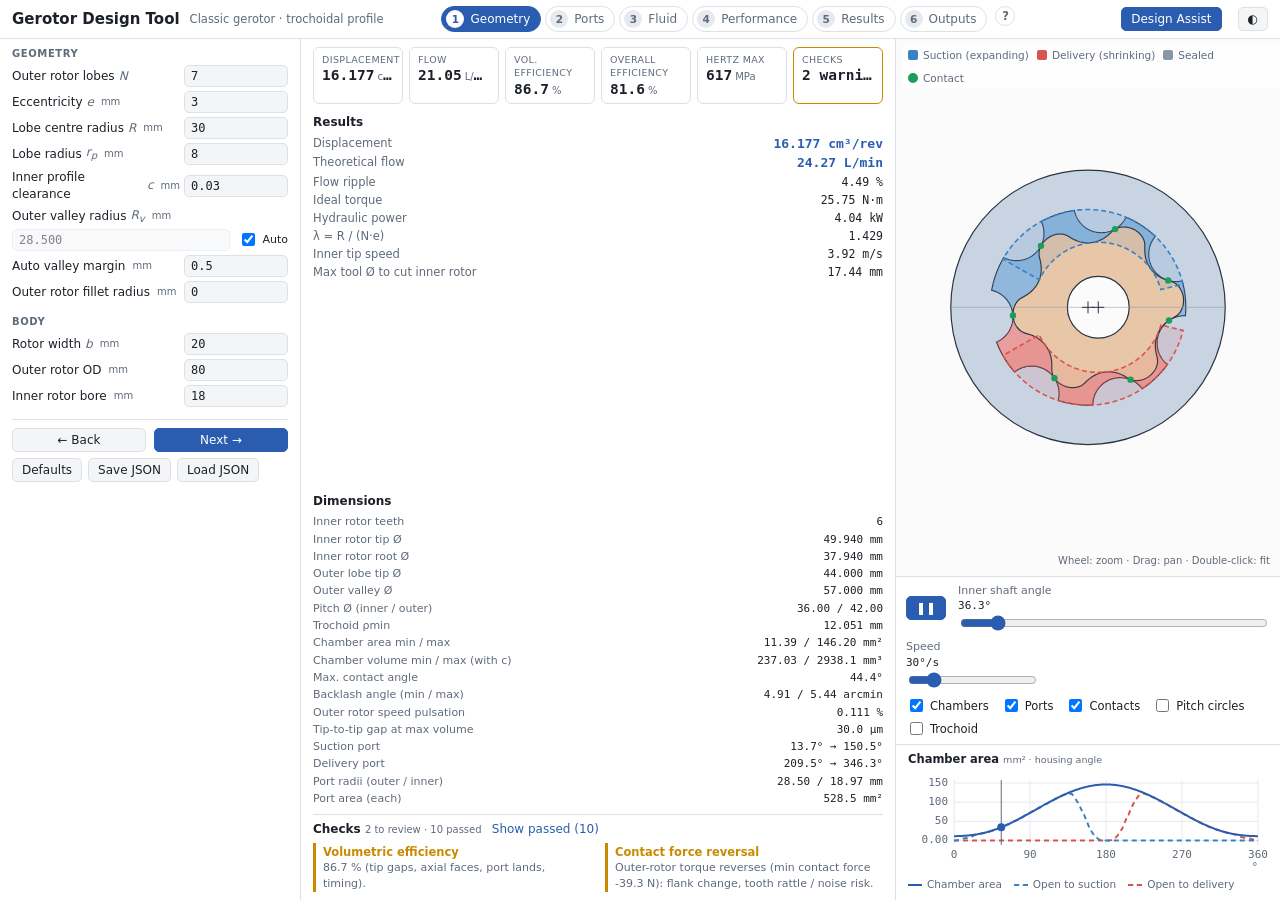
<file: index.html>
<!doctype html>
<html lang="en">
<head>
  <meta charset="utf-8">
  <meta name="viewport" content="width=device-width, initial-scale=1">
  <title>Gerotor Design Tool</title>
  <link rel="stylesheet" href="css/style.css">
</head>
<body>
  <header class="topbar">
    <h1>Gerotor Design Tool</h1>
    <span class="subtitle">Classic gerotor · trochoidal profile</span>
    <nav class="steps" id="steps" aria-label="Design steps">
      <button type="button" data-go="1"><b>1</b>Geometry</button>
      <button type="button" data-go="2"><b>2</b>Ports</button>
      <button type="button" data-go="3"><b>3</b>Fluid</button>
      <button type="button" data-go="4"><b>4</b>Performance</button>
      <button type="button" data-go="5"><b>5</b>Results</button>
      <button type="button" data-go="6"><b>6</b>Outputs</button>
      <span class="help" id="stepHelp" tabindex="0" aria-label="About this step">?<span class="tip" id="stepIntro"></span></span>
    </nav>
    <button id="assistOpen" class="primary topbtn" type="button">Design Assist</button>
    <button id="themeToggle" class="ghost" type="button" title="Toggle theme">◐</button>
  </header>

  <dialog id="assistDlg">
    <div class="dlg-head">
      <h2>Design Assist</h2>
      <span class="subtitle">Find geometries that meet a flow target within packaging limits</span>
      <button type="button" class="ghost" id="assistClose" title="Close">✕</button>
    </div>
    <div class="dlg-body">
      <form id="assistForm" class="params" autocomplete="off">
        <fieldset>
          <legend>Requirement</legend>
          <div class="grid2">
            <label>Flow <span class="unit">L/min</span><input name="flow" type="number" min="0" step="0.5" value="15"></label>
            <label>at speed <span class="unit">rpm</span><input name="rpm" type="number" min="1" step="50" value="1000"></label>
            <label>Vol. efficiency <span class="unit">%</span><input name="volEff" type="number" min="10" max="100" step="1" value="100"></label>
            <label>Objective
              <select name="objective"><option value="ripple">Lowest flow ripple</option><option value="compact">Smallest outer Ø</option><option value="contact">Lowest contact stress</option></select></label>
            <label>Pressure rise <span class="unit">bar</span><input name="dp" type="number" min="0" step="5" value="50"></label>
          </div>
          <p class="note" id="assistDisp"></p>
        </fieldset>
        <fieldset>
          <legend>Packaging</legend>
          <div class="grid2">
            <label>Rotor width <span class="unit">mm</span><input name="b" type="number" min="0.1" step="1" value="10"></label>
            <label>Max outer Ø <span class="unit">mm</span><input name="ODmax" type="number" min="0" step="1" value="95"></label>
            <label>Shaft / bore Ø <span class="unit">mm</span><input name="bore" type="number" min="0" step="1" value="22"></label>
            <label>Tip clearance <span class="unit">mm</span><input name="clearance" type="number" min="0" step="0.01" value="0.02"></label>
            <label>Min wall, outer <span class="unit">mm</span><input name="wallOut" type="number" min="0" step="0.5" value="5"></label>
            <label>Min wall, inner <span class="unit">mm</span><input name="wallIn" type="number" min="0" step="0.5" value="5"></label>
          </div>
        </fieldset>
        <fieldset>
          <legend>Search range</legend>
          <div class="grid2">
            <label>Lobes from<input name="Nmin" type="number" min="3" max="20" step="1" value="5"></label>
            <label>to<input name="Nmax" type="number" min="3" max="20" step="1" value="11"></label>
            <label>Min r<sub>p</sub>/e<input name="kMin" type="number" min="1" step="0.1" value="1.5"></label>
            <label>Valley margin <span class="unit">mm</span><input name="valleyMargin" type="number" min="0" step="0.05" value="0.1"></label>
          </div>
        </fieldset>
        <button type="button" class="primary" id="assistRun">Search designs</button>
        <fieldset class="re">
          <legend>Reverse engineering (measured set)</legend>
          <div class="grid2">
            <label>Outer lobes N<input name="reN" type="number" min="3" step="1" value="9"></label>
            <label>Lobe radius r<sub>p</sub> <span class="unit">mm</span><input name="reRp" type="number" min="0.1" step="0.01" value="10"></label>
            <label>Inner tip Ø <span class="unit">mm</span><input name="reDt" type="number" step="0.01" value="73.404"></label>
            <label>Inner root Ø <span class="unit">mm</span><input name="reDr" type="number" step="0.01" value="57.96"></label>
            <label>Outer minor Ø <span class="unit">mm</span><input name="reDl" type="number" step="0.01" value="65.722"></label>
            <label>Outer major Ø <span class="unit">mm</span><input name="reDv" type="number" step="0.01" value="81.166"></label>
            <label>Width <span class="unit">mm</span><input name="reB" type="number" min="0" step="0.1" value="10"></label>
            <label>Outer rotor OD <span class="unit">mm</span><input name="reOD" type="number" min="0" step="0.1" value="95"></label>
          </div>
          <p class="note" id="reStatus">Outer minor Ø = across the lobe tips; outer major Ø = valley circle.</p>
          <button type="button" id="reApply">Derive &amp; apply</button>
        </fieldset>
      </form>
      <div class="dlg-results">
        <div id="assistStatus" class="note">Set the requirement and press “Search designs”.</div>
        <div class="tbl-wrap"><table class="rtable" id="assistTable"></table></div>
        <h3>Gamez-Montero best-practice estimate <small>(heuristic, for comparison)</small></h3>
        <div class="tbl-wrap"><table class="rtable" id="gamezTable"></table></div>
      </div>
    </div>
  </dialog>

  <main class="layout">
    <aside class="panel params">
      <form id="params" autocomplete="off">
        <fieldset data-steps="1">
          <legend>Geometry</legend>
          <label>Outer rotor lobes <i>N</i>
            <input name="N" type="number" min="3" max="30" step="1" value="7"></label>
          <label>Eccentricity <i>e</i> <span class="unit">mm</span>
            <input name="e" type="number" min="0.01" step="0.1" value="3"></label>
          <label>Lobe centre radius <i>R</i> <span class="unit">mm</span>
            <input name="R" type="number" min="0.1" step="0.5" value="30"></label>
          <label>Lobe radius <i>r<sub>p</sub></i> <span class="unit">mm</span>
            <input name="rp" type="number" min="0.1" step="0.1" value="8"></label>
          <label>Inner profile clearance <i>c</i> <span class="unit">mm</span>
            <input name="c" type="number" min="0" step="0.01" value="0.03"></label>
          <label class="with-check">Outer valley radius <i>R<sub>v</sub></i> <span class="unit">mm</span>
            <span class="row">
              <input name="Rv" type="number" min="0.1" step="0.1" value="28">
              <span class="check"><input name="RvAuto" type="checkbox" checked> Auto</span>
            </span></label>
          <label>Auto valley margin <span class="unit">mm</span>
            <input name="RvClear" type="number" min="0" step="0.1" value="0.5"></label>
          <label>Outer rotor fillet radius <span class="unit">mm</span>
            <input name="fillet" type="number" min="0" step="0.1" value="0"></label>
        </fieldset>
        <fieldset data-steps="1">
          <legend>Body</legend>
          <label>Rotor width <i>b</i> <span class="unit">mm</span>
            <input name="b" type="number" min="0.1" step="1" value="20"></label>
          <label>Outer rotor OD <span class="unit">mm</span>
            <input name="OD" type="number" min="1" step="1" value="80"></label>
          <label>Inner rotor bore <span class="unit">mm</span>
            <input name="bore" type="number" min="0" step="1" value="18"></label>
        </fieldset>
        <fieldset data-steps="2 4">
          <legend>Operating point</legend>
          <label>Shaft speed <span class="unit">rpm</span>
            <input name="rpm" type="number" min="0" step="50" value="1500"></label>
          <label>Pressure rise Δp <span class="unit">bar</span>
            <input name="dp" type="number" min="0" step="5" value="100"></label>
        </fieldset>
        <fieldset data-steps="4">
          <legend>Material</legend>
          <div class="grid2">
            <label>Inner E <span class="unit">GPa</span>
              <input name="Ein" type="number" min="1" step="5" value="210"></label>
            <label>Inner ν
              <input name="nuIn" type="number" min="0" max="0.5" step="0.01" value="0.3"></label>
            <label>Outer E <span class="unit">GPa</span>
              <input name="Eout" type="number" min="1" step="5" value="210"></label>
            <label>Outer ν
              <input name="nuOut" type="number" min="0" max="0.5" step="0.01" value="0.3"></label>
          </div>
        </fieldset>
        <fieldset data-steps="2">
          <legend>Ports</legend>
          <label class="inline"><input name="portsOn" type="checkbox" checked> Enable port model</label>
          <label class="with-check">Outer port radius <span class="unit">mm</span>
            <span class="row">
              <input name="portRo" type="number" min="0" step="0.1" value="28">
              <span class="check"><input name="portRoAuto" type="checkbox" checked> Auto</span>
            </span></label>
          <label class="with-check">Inner port radius (O₁) <span class="unit">mm</span>
            <span class="row">
              <input name="portRi" type="number" min="0" step="0.1" value="19">
              <span class="check"><input name="portRiAuto" type="checkbox" checked> Auto</span>
            </span></label>
          <p class="note">Timing offsets from the theoretical edges (+ = direction of rotation).</p>
          <div class="grid2">
            <label>Suction start <span class="unit">°</span>
              <input name="sucStart" type="number" step="0.5" value="0"></label>
            <label>Suction end <span class="unit">°</span>
              <input name="sucEnd" type="number" step="0.5" value="0"></label>
            <label>Delivery start <span class="unit">°</span>
              <input name="delStart" type="number" step="0.5" value="0"></label>
            <label>Delivery end <span class="unit">°</span>
              <input name="delEnd" type="number" step="0.5" value="0"></label>
          </div>
          <p class="note">Relief grooves: length into the land at each port edge (0 = none).</p>
          <div class="grid2">
            <label>Suction start <span class="unit">°</span>
              <input name="gSucStart" type="number" min="0" step="0.5" value="0"></label>
            <label>Suction end <span class="unit">°</span>
              <input name="gSucEnd" type="number" min="0" step="0.5" value="0"></label>
            <label>Delivery start <span class="unit">°</span>
              <input name="gDelStart" type="number" min="0" step="0.5" value="0"></label>
            <label>Delivery end <span class="unit">°</span>
              <input name="gDelEnd" type="number" min="0" step="0.5" value="0"></label>
          </div>
          <div class="grid2">
            <label>Groove width <span class="unit">mm</span>
              <input name="grooveW" type="number" min="0" step="0.1" value="1"></label>
            <label title="0 = as deep as the port">Groove depth <span class="unit">mm</span>
              <input name="grooveD" type="number" min="0" step="0.05" value="0"></label>
          </div>
          <label>Port corner radius <span class="unit">mm</span>
            <input name="portFillet" type="number" min="0" step="0.1" value="0"></label>
          <label title="Volume behind the outlet port, used for the outlet pressure ripple (0 = restriction only)">Outlet volume <span class="unit">cm³</span>
            <input name="outletVol" type="number" min="0" step="1" value="0"></label>
          <p class="note">Porting type. Without a double-sided outlet or shadow ports the rotors are pressed to the floor.</p>
          <label class="inline"><input name="dblIn" type="checkbox"> Double-sided inlet port</label>
          <label class="inline"><input name="dblOut" type="checkbox"> Double-sided outlet port</label>
          <label class="inline"><input name="shadow" type="checkbox" checked> Shadow ports</label>
        </fieldset>
        <fieldset data-steps="3">
          <legend>Fluid</legend>
          <div class="grid2">
            <label>Oil
              <select name="oil">
                <option value="custom">Custom (ν, ρ below)</option>
                <option value="user">My oil — datasheet (ASTM D341)</option>
                <!-- library entries are added from js/fluid.js -->
              </select></label>
            <label>Oil temperature <span class="unit">°C</span>
              <input name="oilT" type="number" step="5" value="40"></label>
            <label>Inlet pressure <span class="unit">bar abs</span>
              <input name="pIn" type="number" min="0" step="0.1" value="1"></label>
            <label>Cavitation pressure <span class="unit">bar abs</span>
              <input name="pVap" type="number" min="0" step="0.05" value="0.2"></label>
            <label>Density <span class="unit">kg/m³</span>
              <input name="rho" type="number" min="1" step="10" value="860"></label>
            <label>Bulk modulus <span class="unit">MPa</span>
              <input name="bulk" type="number" min="1" step="100" value="1400"></label>
            <label>Discharge coeff. <i>C<sub>d</sub></i>
              <input name="Cd" type="number" min="0.1" max="1" step="0.05" value="0.7"></label>
            <label>Kin. viscosity <span class="unit">cSt</span>
              <input name="nu" type="number" min="0.1" step="1" value="30"></label>
          </div>
          <div id="userOil" hidden>
            <p class="note">Datasheet viscosities; ν at the oil temperature is read from the ASTM D341 (Walther) line through them. A third point (e.g. 0 °C) is optional (ν = 0: unused).</p>
            <div class="grid2">
              <label>T₁ <span class="unit">°C</span><input name="uT1" type="number" step="1" value="40"></label>
              <label>ν₁ <span class="unit">cSt</span><input name="uNu1" type="number" min="0" step="0.1" value="32"></label>
              <label>T₂ <span class="unit">°C</span><input name="uT2" type="number" step="1" value="100"></label>
              <label>ν₂ <span class="unit">cSt</span><input name="uNu2" type="number" min="0" step="0.1" value="5.4"></label>
              <label>T₃ (optional) <span class="unit">°C</span><input name="uT3" type="number" step="1" value="0"></label>
              <label>ν₃ <span class="unit">cSt</span><input name="uNu3" type="number" min="0" step="1" value="0"></label>
              <label>Density at 15 °C <span class="unit">kg/m³</span><input name="uRho15" type="number" min="1" step="1" value="870"></label>
            </div>
          </div>
          <div id="oilCurve" hidden>
            <canvas class="chart small" id="oilChart"></canvas>
            <p class="note" id="oilNote"></p>
          </div>
        </fieldset>
        <fieldset data-steps="3">
          <legend>Leakage</legend>
          <label class="inline"><input name="leakOn" type="checkbox" checked> Model internal leakage</label>
          <p class="note">Tip/flank gaps follow from the inner profile clearance <i>c</i>. Axial clearance is the total over both faces.</p>
          <div class="grid2">
            <label>Axial clearance <span class="unit">mm</span>
              <input name="axialClr" type="number" min="0" step="0.005" value="0.05"></label>
            <label>Tip gap model
              <select name="tipGapModel"><option value="backlash">Backlash contact</option><option value="uniform">Uniform c</option></select></label>
          </div>
          <label class="inline"><input name="shaftVent" type="checkbox" checked> Shaft bore vented to inlet</label>
        </fieldset>
        <fieldset data-steps="4">
          <legend>Friction</legend>
          <p class="note">Viscous losses (Totaro et al. 2025); full-film lubrication assumed.</p>
          <div class="grid2">
            <label>OD clearance (diam.) <span class="unit">mm</span>
              <input name="odClr" type="number" min="0" step="0.01" value="0.15"></label>
            <label>Shaft bearing length <span class="unit">mm</span>
              <input name="jbLen" type="number" min="0" step="1" value="0"></label>
            <label>Bearing clearance (diam.) <span class="unit">mm</span>
              <input name="jbClr" type="number" min="0" step="0.005" value="0.04"></label>
            <label>Floor friction μ (one-sided ports)
              <input name="faceMu" type="number" min="0" step="0.01" value="0.08"></label>
          </div>
        </fieldset>
        <fieldset data-steps="6">
          <legend>Design summary</legend>
          <dl class="metrics small" id="summary"></dl>
        </fieldset>
        <div class="step-nav">
          <button type="button" id="stepBack" class="ghost">← Back</button>
          <button type="button" id="stepNext" class="primary">Next →</button>
        </div>
        <div class="btn-row">
          <button type="button" id="resetBtn" class="ghost">Defaults</button>
          <button type="button" id="saveBtn" class="ghost">Save JSON</button>
          <label class="ghost file-btn">Load JSON<input id="loadInput" type="file" accept=".json,application/json"></label>
        </div>
      </form>
    </aside>

    <section class="stage">
      <div class="canvas-wrap">
        <canvas id="view"></canvas>
        <div class="legend">
          <span><i class="sw suction"></i>Suction (expanding)</span>
          <span><i class="sw discharge"></i>Delivery (shrinking)</span>
          <span><i class="sw trapped"></i>Sealed</span>
          <span><i class="sw contact"></i>Contact</span>
        </div>
        <div class="hint">Wheel: zoom · Drag: pan · Double-click: fit</div>
      </div>
      <div class="controls">
        <button id="playBtn" type="button" class="primary" title="Play / pause">❚❚</button>
        <label class="grow">Inner shaft angle <output id="angleOut">0°</output>
          <input id="angle" type="range" min="0" max="360" step="0.5" value="0"></label>
        <label>Speed <output id="speedOut">30°/s</output>
          <input id="speed" type="range" min="2" max="180" step="1" value="30"></label>
        <div class="toggles">
          <label><input type="checkbox" id="optChambers" checked> Chambers</label>
          <label><input type="checkbox" id="optPorts" checked> Ports</label>
          <label><input type="checkbox" id="optContacts" checked> Contacts</label>
          <label><input type="checkbox" id="optPitch"> Pitch circles</label>
          <label><input type="checkbox" id="optTrochoid"> Trochoid</label>
        </div>
      </div>
      <div class="stage-charts" id="stageCharts">
        <section data-steps="1 5" class="stage-chart">
          <h2>Chamber area <small>mm² · housing angle</small></h2>
          <canvas class="chart" id="areaChart"></canvas>
          <div class="chart-legend" id="areaLegend"></div>
        </section>
        <section data-steps="2 3 5" class="stage-chart">
          <h2>Chamber pressure <small>bar abs · housing angle</small></h2>
          <canvas class="chart" id="pressureChart"></canvas>
        </section>
        <section data-steps="2 3 4 5" class="stage-chart">
          <h2>Delivery flow <small>/ theoretical mean · inner shaft angle</small></h2>
          <canvas class="chart" id="flowChart"></canvas>
          <div class="chart-legend" id="flowLegend"></div>
        </section>
      </div>
    </section>

    <aside class="panel results">
      <div class="kpis" id="kpis"></div>
      <div class="popover" id="checksPop" hidden></div>
      <section data-steps="1 2 3 4 5" id="metricsSec">
        <h2 id="metricsTitle">Results</h2>
        <dl class="metrics" id="metrics"></dl>
      </section>
      <section data-steps="5" class="result-wide">
        <h2>Charts <small>pump performance range</small></h2>
        <form id="mapForm" class="params" autocomplete="off">
          <div class="grid2">
            <label>Speed from <span class="unit">rpm</span><input name="rpmMin" type="number" min="1" step="100" value="1000"></label>
            <label>to<input name="rpmMax" type="number" min="1" step="100" value="4000"></label>
            <label>Δp from <span class="unit">bar</span><input name="dpMin" type="number" min="0" step="5" value="10"></label>
            <label>to<input name="dpMax" type="number" min="0" step="5" value="100"></label>
            <label>Speed points<input name="nRpm" type="number" min="1" max="8" step="1" value="6"></label>
            <label>Pressure points<input name="nDp" type="number" min="1" max="8" step="1" value="6"></label>
          </div>
          <div class="chart-pick" id="chartPick">
            <label><input type="checkbox" value="flow" checked> Flow</label>
            <label><input type="checkbox" value="etaV" checked> Volumetric efficiency</label>
            <label><input type="checkbox" value="power" checked> Drive power</label>
            <label><input type="checkbox" value="etaM"> Mechanical efficiency</label>
            <label><input type="checkbox" value="stress" checked> Contact stress</label>
            <label><input type="checkbox" value="etaT"> Overall efficiency</label>
            <label><input type="checkbox" value="ripple"> Pressure ripple</label>
            <label><input type="checkbox" value="torque"> Drive torque</label>
          </div>
          <div class="btn-row">
            <button type="button" class="primary" id="mapRun">Create charts</button>
            <button type="button" id="mapXlsx" disabled>Export to Excel</button>
            <button type="button" id="mapCsv" disabled>CSV</button>
            <button type="button" id="maxRun" title="Highest speed with peak chamber void ≤ 0.5 % at the current Δp and inlet pressure">Max speed</button>
          </div>
        </form>
        <div class="note" id="mapStatus"></div>
        <div class="note" id="maxStatus"></div>
      </section>
      <section data-steps="1 2 5">
        <h2>Dimensions</h2>
        <dl class="metrics small" id="dims"></dl>
      </section>
      <section data-steps="1 2 3 4 5" id="checksSec">
        <h2>Checks <small id="checksCount"></small> <button type="button" class="linkbtn" id="checksAll">Show passed</button></h2>
        <ul class="checks" id="checks"></ul>
      </section>
      <section data-steps="6">
        <h2>Export</h2>
        <div class="export">
          <select id="exportScope">
            <option value="assembly">Assembly</option>
            <option value="inner">Inner rotor</option>
            <option value="outer">Outer rotor</option>
            <option value="ports">Port plate</option>
          </select>
          <button type="button" data-export="dxf">DXF</button>
          <button type="button" data-export="svg">SVG</button>
          <button type="button" data-export="csv">CSV</button>
        </div>
        <div class="btn-row" style="margin-top:6px">
          <button type="button" id="pdfBtn">PDF drawing</button>
          <button type="button" id="stepBtn">STEP AP242</button>
        </div>
      </section>
      <section data-steps="6">
        <h2>OpenModelica <small>system model</small></h2>
        <p class="note">Builds a Modelica package (gerotor, outlet volume, load restriction, tanks, speed source) from the
          current design and the case table of the Charts range, then opens it in OMEdit (local server needed).</p>
        <div class="btn-row">
          <button type="button" class="primary" id="omOpen">Open in OpenModelica</button>
          <button type="button" id="omDownload">Download .mo</button>
          <button type="button" id="omCases">Case table</button>
        </div>
        <div class="note" id="omStatus"></div>
      </section>
    </aside>
  </main>

  <dialog id="chartsDlg" class="charts-dlg">
    <div class="dlg-head">
      <h2>Charts <small id="chartsInfo"></small></h2>
      <button type="button" id="chartsClose" aria-label="Close">✕</button>
    </div>
    <div class="chart-grid" id="chartGrid"></div>
  </dialog>

  <dialog id="casesDlg" class="charts-dlg">
    <div class="dlg-head">
      <h2>Case setup <small>parameters × cases (exported to OpenModelica)</small></h2>
      <button type="button" id="casesClose" aria-label="Close">✕</button>
    </div>
    <div class="case-wrap"><table class="case-table" id="caseTable"></table></div>
  </dialog>

  <script src="js/geometry.js"></script>
  <script src="js/ports.js"></script>
  <script src="js/backlash.js"></script>
  <script src="js/leakage.js"></script>
  <script src="js/contact.js"></script>
  <script src="js/friction.js"></script>
  <script src="js/perfmap.js"></script>
  <script src="js/reverse.js"></script>
  <script src="js/fluid.js"></script>
  <script src="js/spectrum.js"></script>
  <script src="js/assist.js"></script>
  <script src="js/render.js"></script>
  <script src="js/charts.js"></script>
  <script src="js/xlsx.js"></script>
  <script src="js/modelica.js"></script>
  <script src="js/drawing.js"></script>
  <script src="js/step.js"></script>
  <script src="js/export.js"></script>
  <script src="js/app.js"></script>
  <script src="js/assist-ui.js"></script>
  <script src="js/perfmap-ui.js"></script>
  <script src="js/modelica-ui.js"></script>
</body>
</html>
</file>
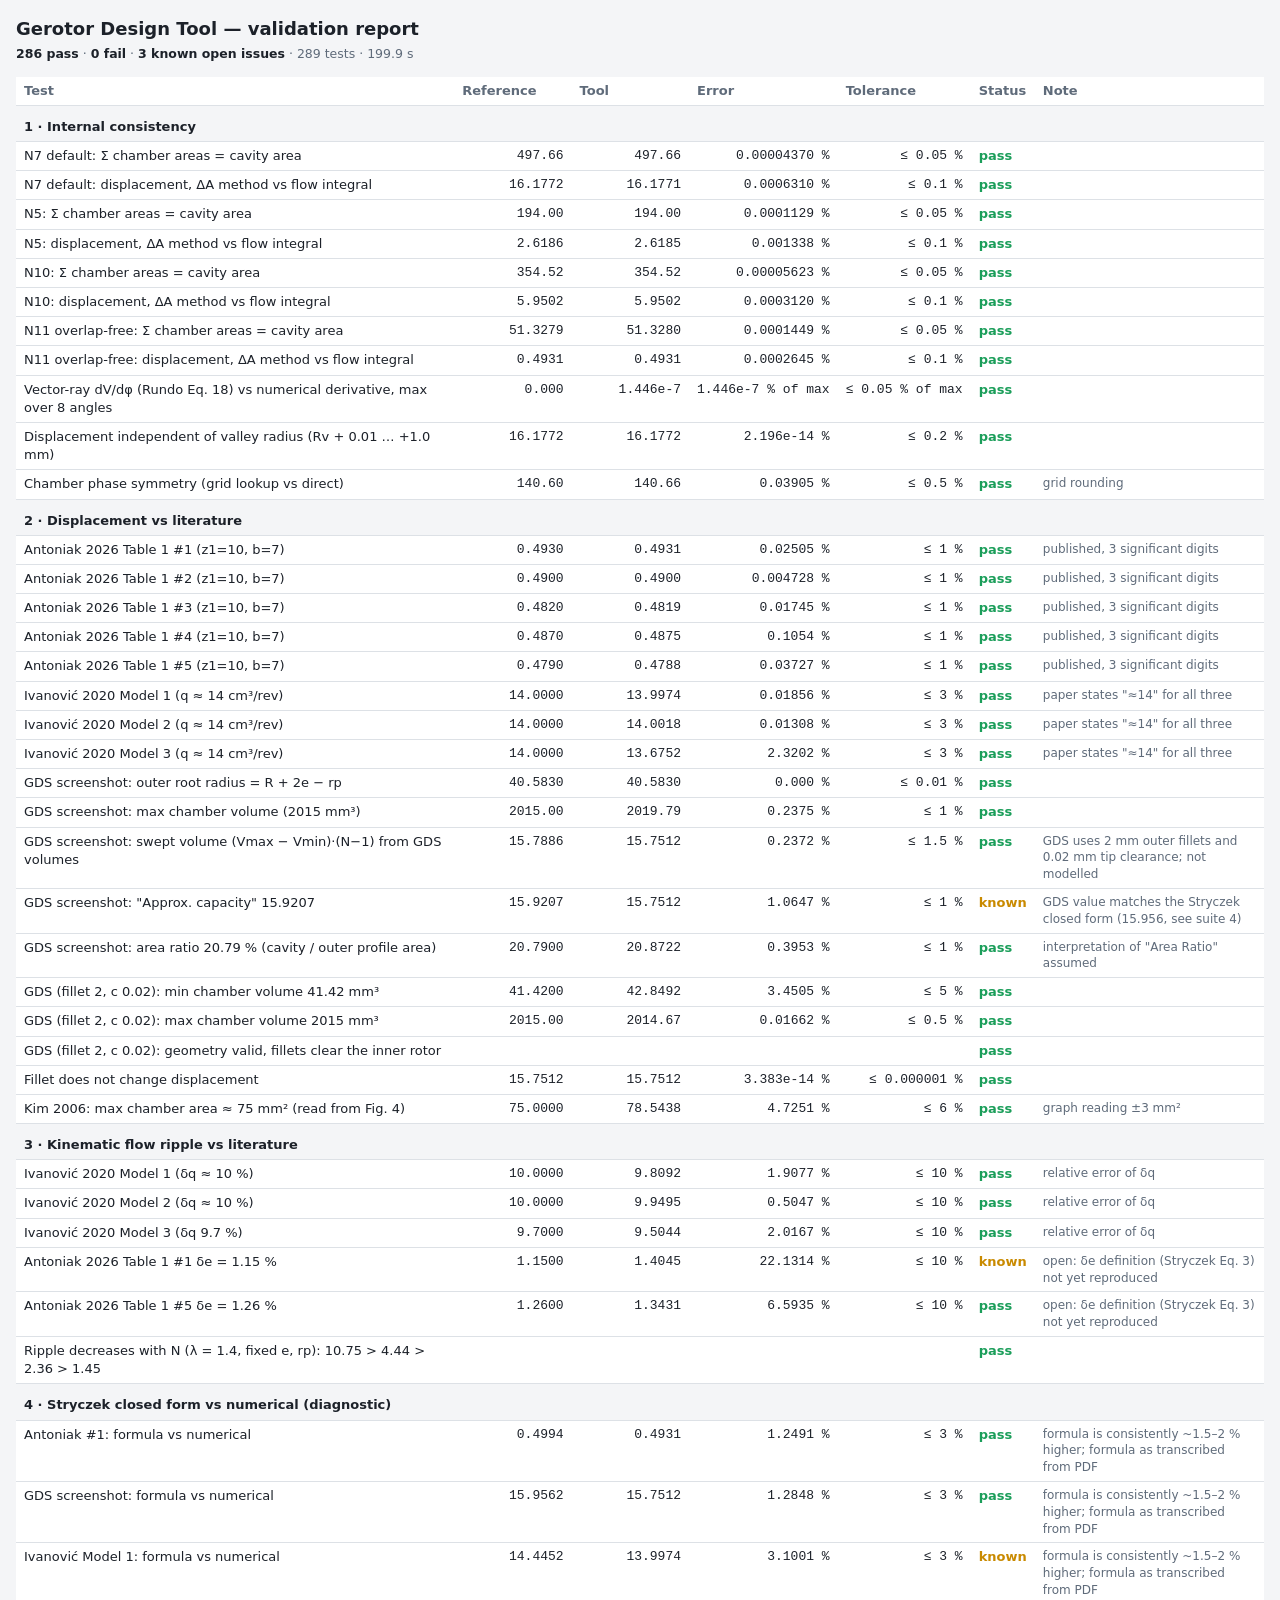
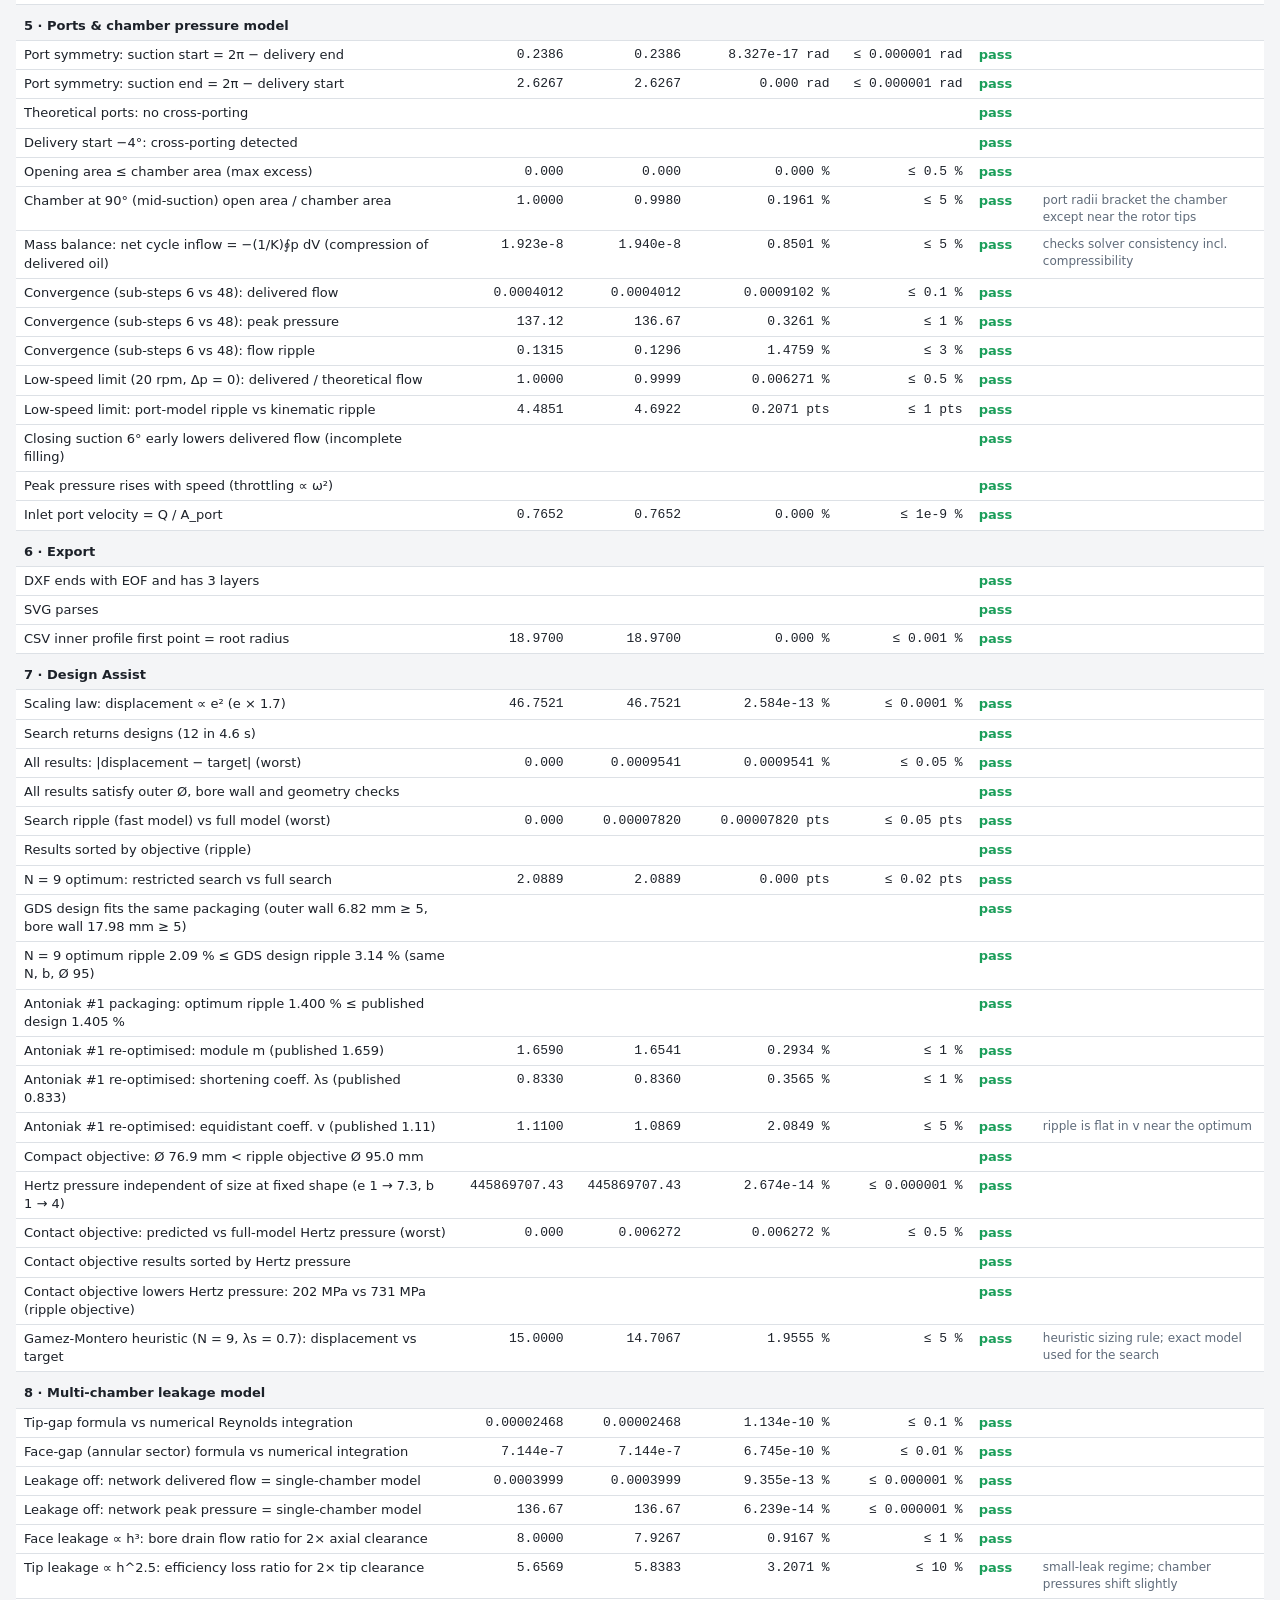
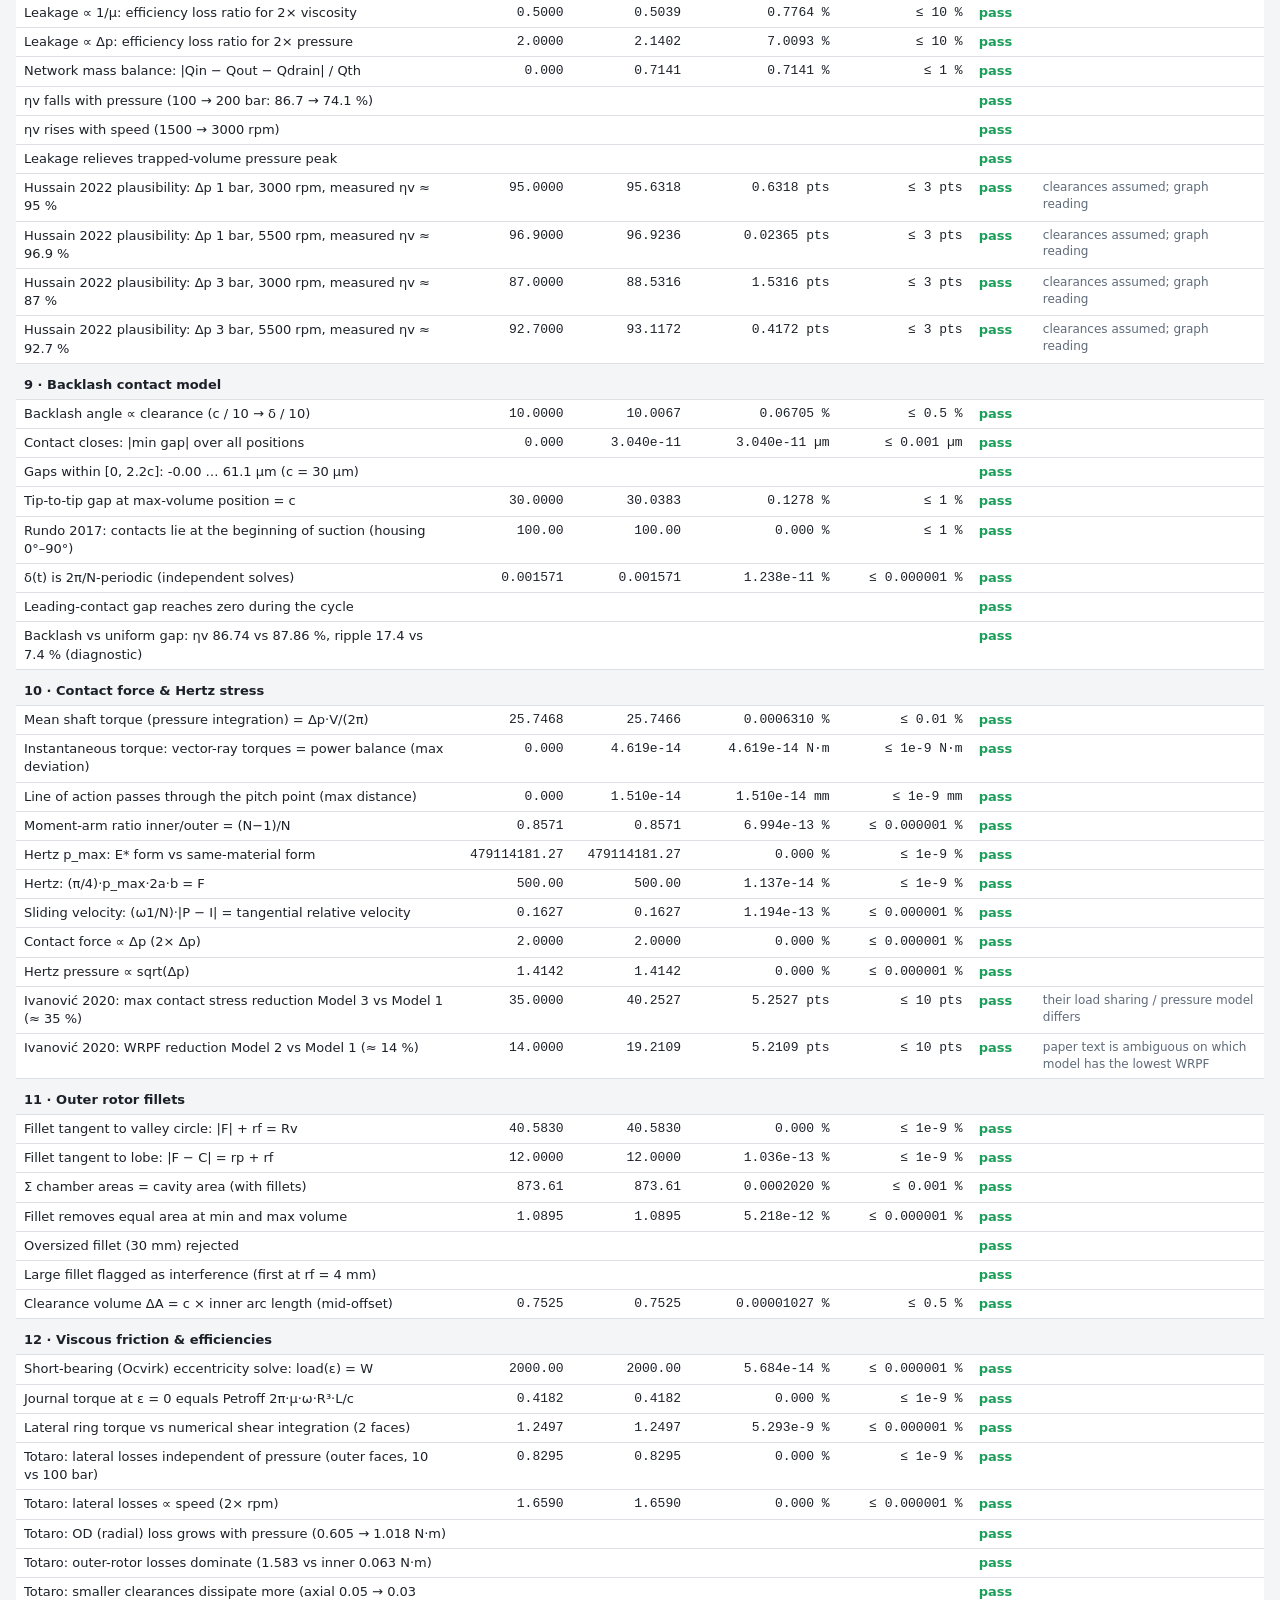
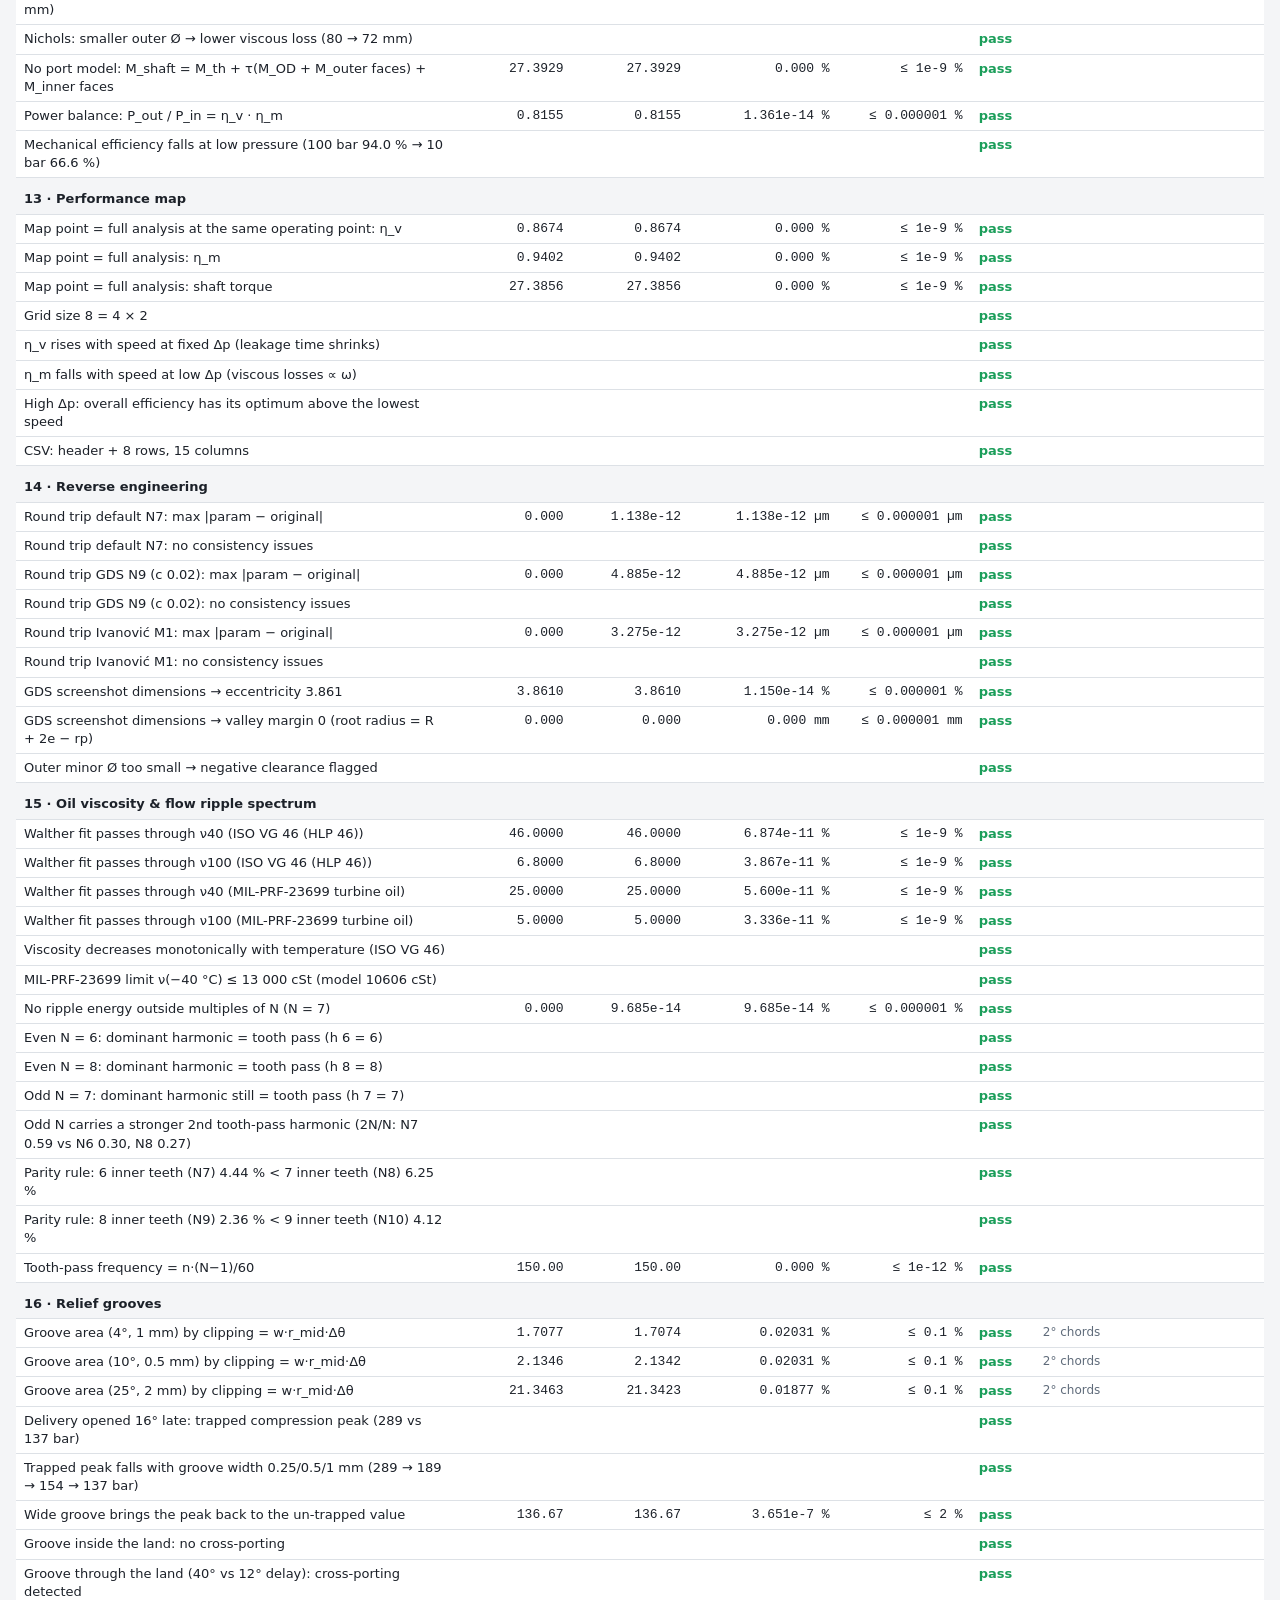
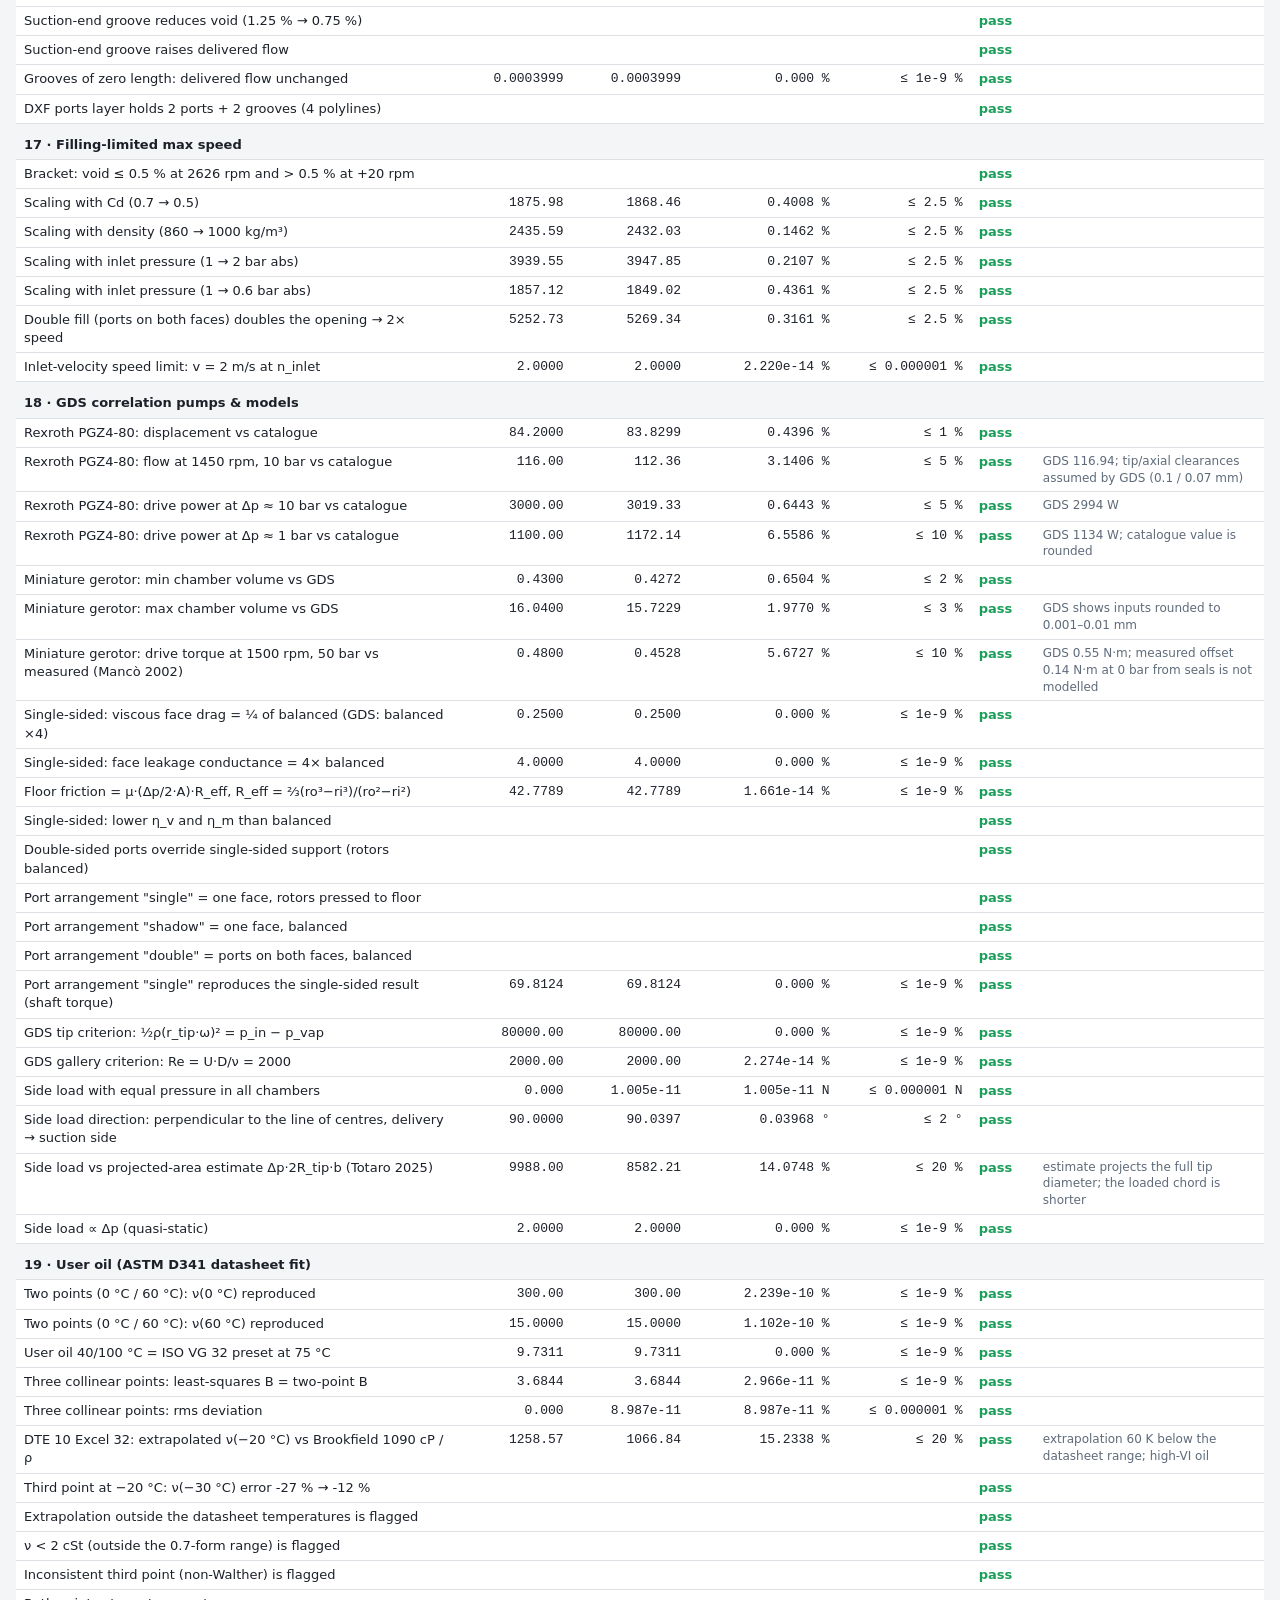
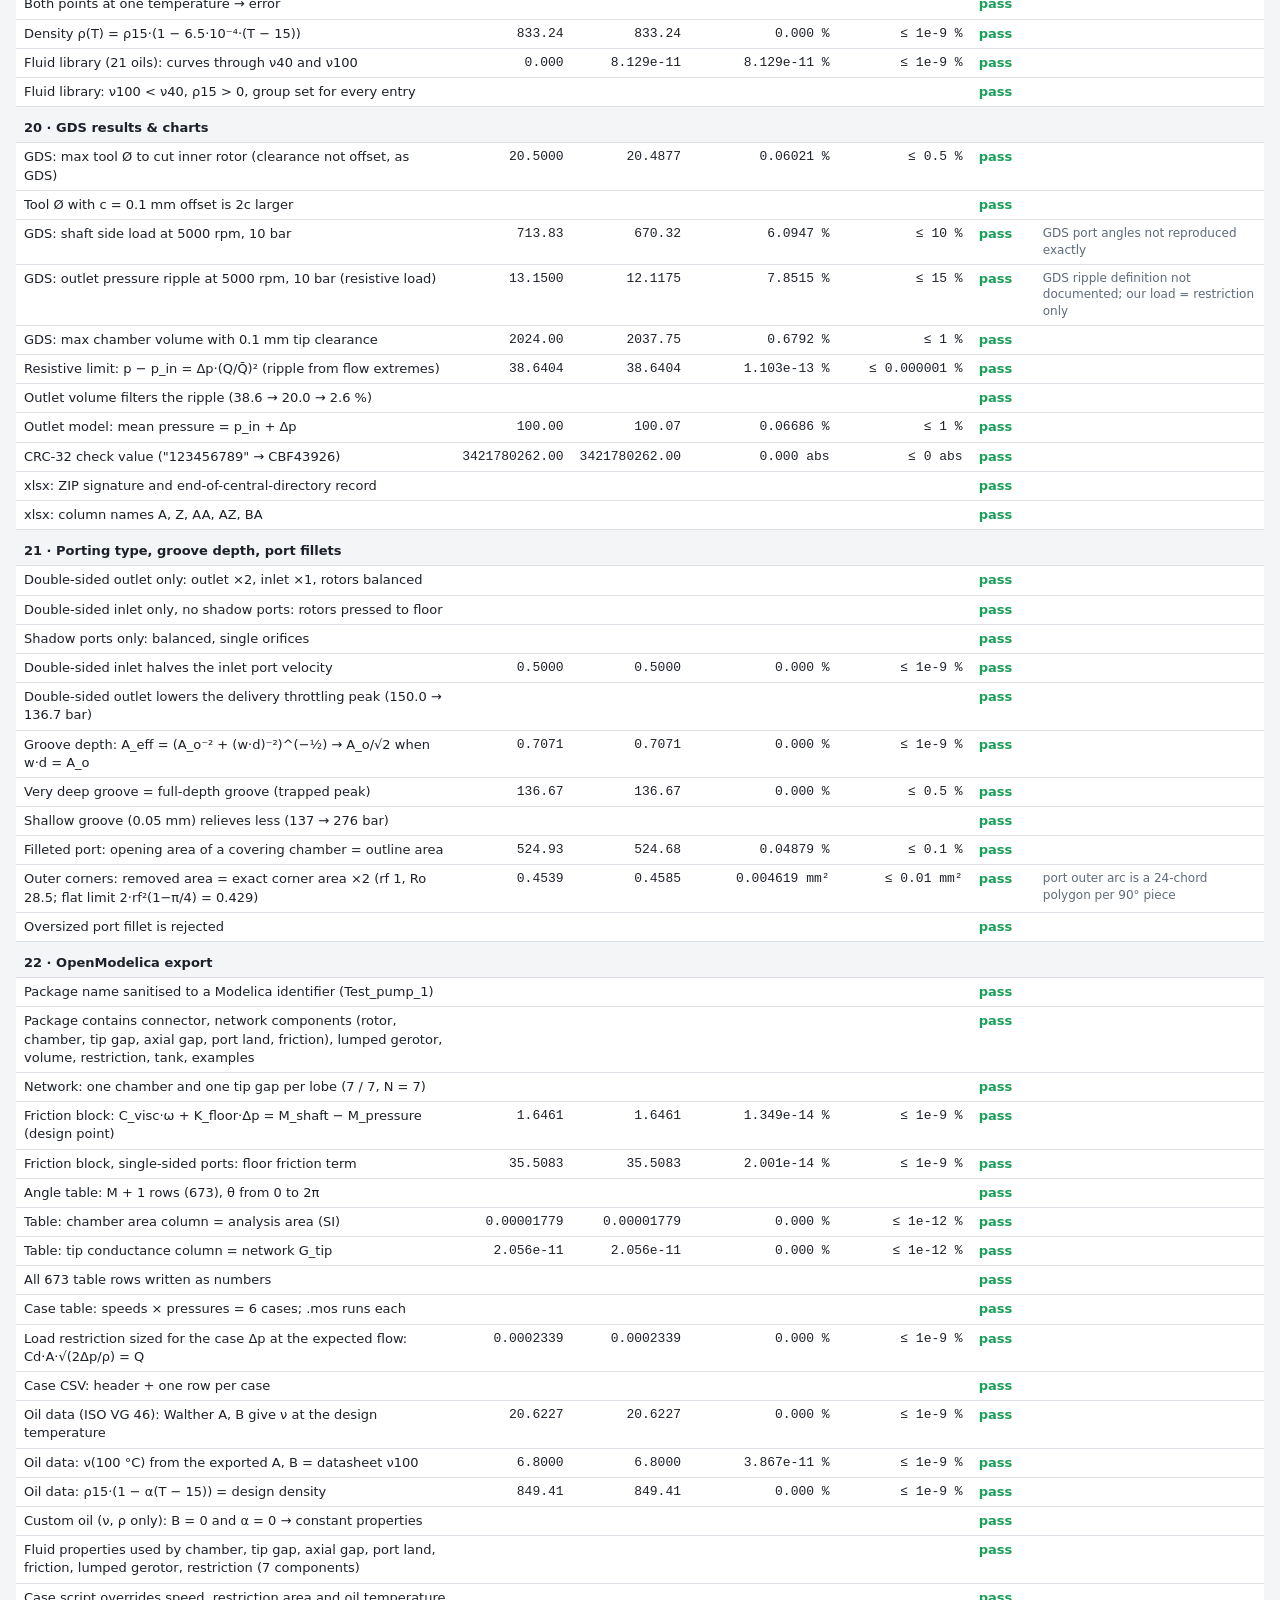
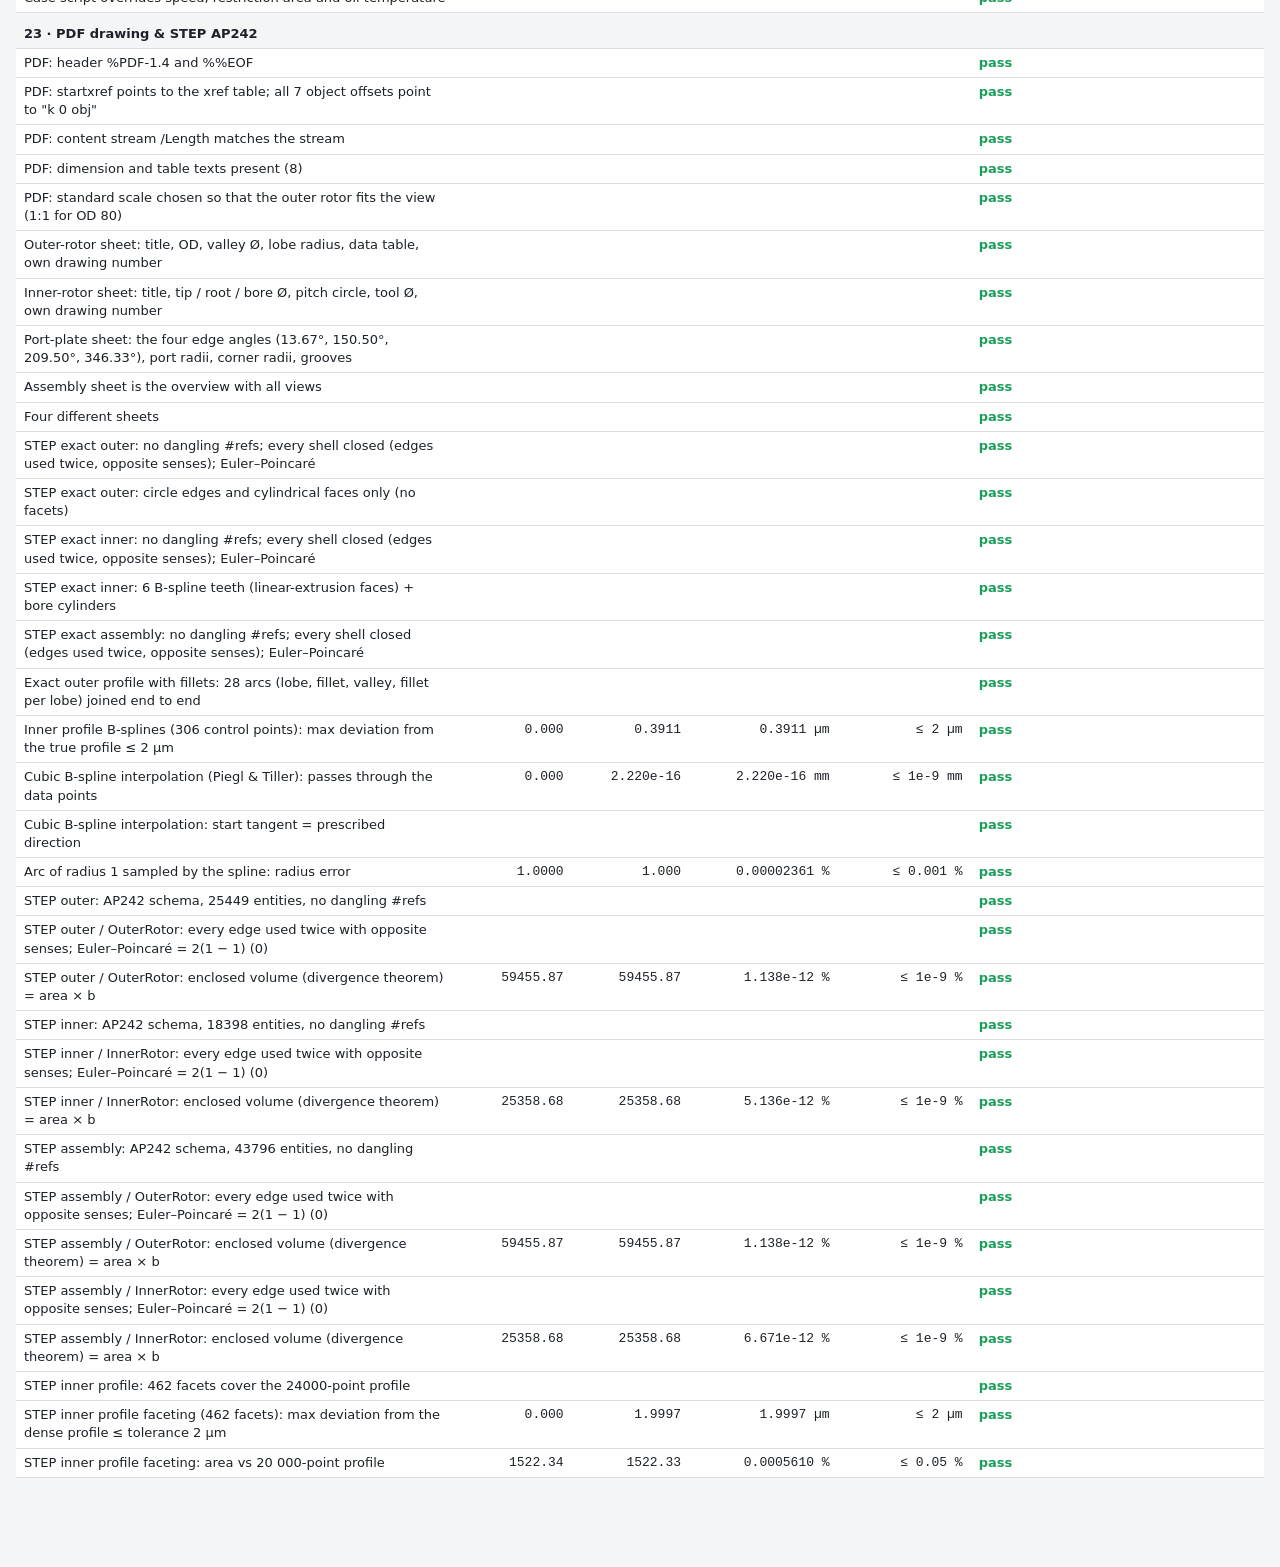
<file: tests/index.html>
<!doctype html>
<html lang="en">
<head>
  <meta charset="utf-8">
  <meta name="viewport" content="width=device-width, initial-scale=1">
  <title>Gerotor Validation</title>
  <link rel="stylesheet" href="../css/style.css">
  <style>
    body { display: block; padding: 16px; height: auto; }
    h1 { font-size: 18px; margin: 0 0 4px; }
    .summary { color: var(--text-muted); margin-bottom: 14px; }
    .summary b { color: var(--text); }
    .wrap { overflow-x: auto; }
    table { border-collapse: collapse; width: 100%; font-size: 13px; background: var(--panel); }
    th, td { border-bottom: 1px solid var(--border); padding: 5px 8px; text-align: left; vertical-align: top; }
    th { color: var(--text-muted); font-weight: 600; }
    td.num { font-family: var(--font-mono); text-align: right; white-space: nowrap; }
    tr.suite td { background: var(--bg); font-weight: 600; padding-top: 12px; }
    .st { font-weight: 600; }
    .pass { color: var(--ok); } .fail { color: var(--err); } .known { color: var(--warn); }
    .note { color: var(--text-muted); font-size: 12px; }
  </style>
</head>
<body>
  <h1>Gerotor Design Tool — validation report</h1>
  <div class="summary" id="summary">Running…</div>
  <div class="wrap"><table id="tbl"><thead><tr>
    <th>Test</th><th>Reference</th><th>Tool</th><th>Error</th><th>Tolerance</th><th>Status</th><th>Note</th>
  </tr></thead><tbody></tbody></table></div>

  <script src="../js/geometry.js"></script>
  <script src="../js/ports.js"></script>
  <script src="../js/backlash.js"></script>
  <script src="../js/leakage.js"></script>
  <script src="../js/contact.js"></script>
  <script src="../js/friction.js"></script>
  <script src="../js/perfmap.js"></script>
  <script src="../js/reverse.js"></script>
  <script src="../js/fluid.js"></script>
  <script src="../js/spectrum.js"></script>
  <script src="../js/assist.js"></script>
  <script src="../js/export.js"></script>
  <script src="../js/xlsx.js"></script>
  <script src="../js/modelica.js"></script>
  <script src="../js/drawing.js"></script>
  <script src="../js/step.js"></script>
  <script src="tests.js"></script>
  <script>
    (function () {
      const fmt = x => x === null || x === undefined ? '' : (Math.abs(x) >= 100 ? x.toFixed(2) : Math.abs(x) >= 1 ? x.toFixed(4) : x.toPrecision(4));
      setTimeout(() => {
        const { results, ms } = window.Gerotor.tests.runAll();
        window.testResults = results;
        const count = s => results.filter(r => r.status === s).length;
        document.getElementById('summary').innerHTML =
          `<b class="pass">${count('pass')} pass</b> · <b class="fail">${count('fail')} fail</b> · ` +
          `<b class="known">${count('known')} known open issues</b> · ${results.length} tests · ${(ms / 1000).toFixed(1)} s`;
        const tb = document.querySelector('#tbl tbody');
        let suite = '';
        for (const r of results) {
          if (r.suite !== suite) {
            suite = r.suite;
            tb.insertAdjacentHTML('beforeend', `<tr class="suite"><td colspan="7">${suite}</td></tr>`);
          }
          const err = r.err === null ? '' : fmt(r.err) + ' ' + r.unit;
          const tol = r.tol === null ? '' : '≤ ' + r.tol + ' ' + r.unit;
          tb.insertAdjacentHTML('beforeend', `<tr><td>${r.name}</td><td class="num">${fmt(r.ref)}</td><td class="num">${fmt(r.value)}</td>` +
            `<td class="num">${err}</td><td class="num">${tol}</td><td class="st ${r.status}">${r.status}</td><td class="note">${r.note}</td></tr>`);
        }
      }, 50);
    })();
  </script>
</body>
</html>
</file>
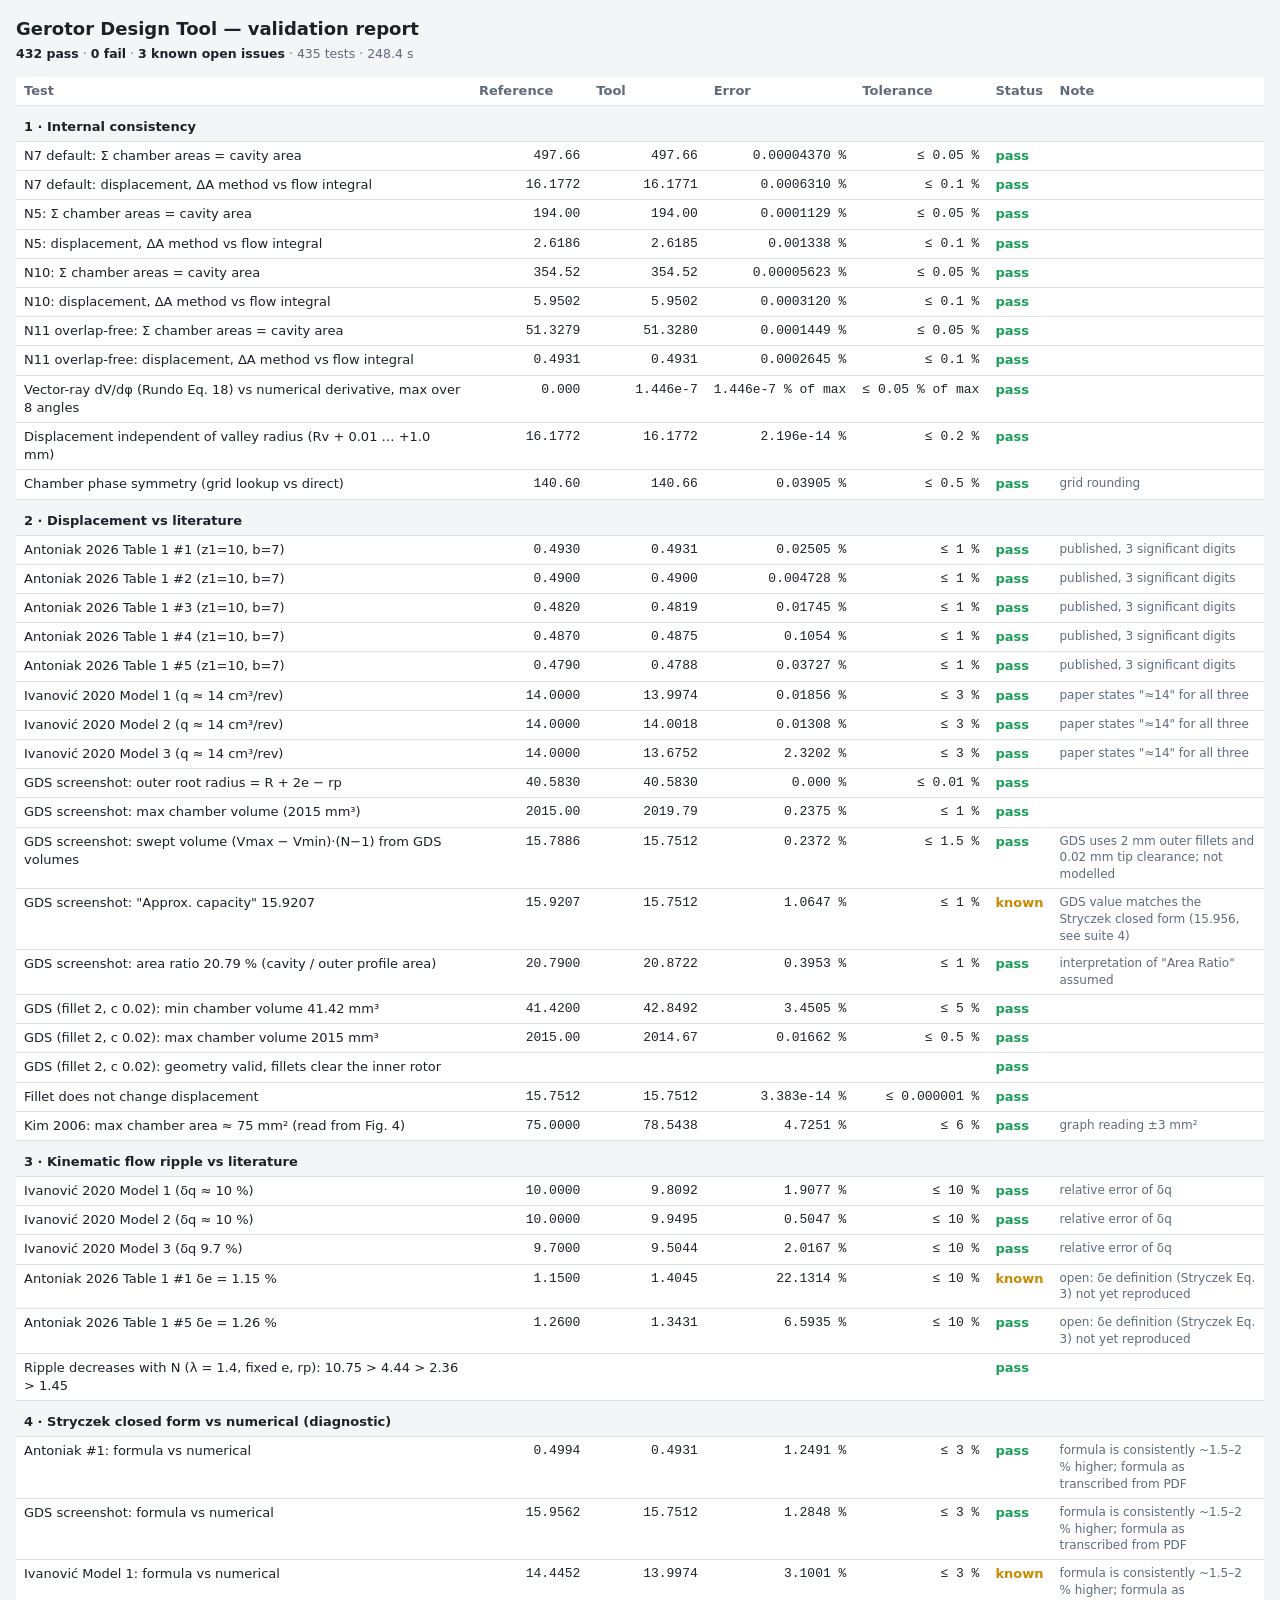
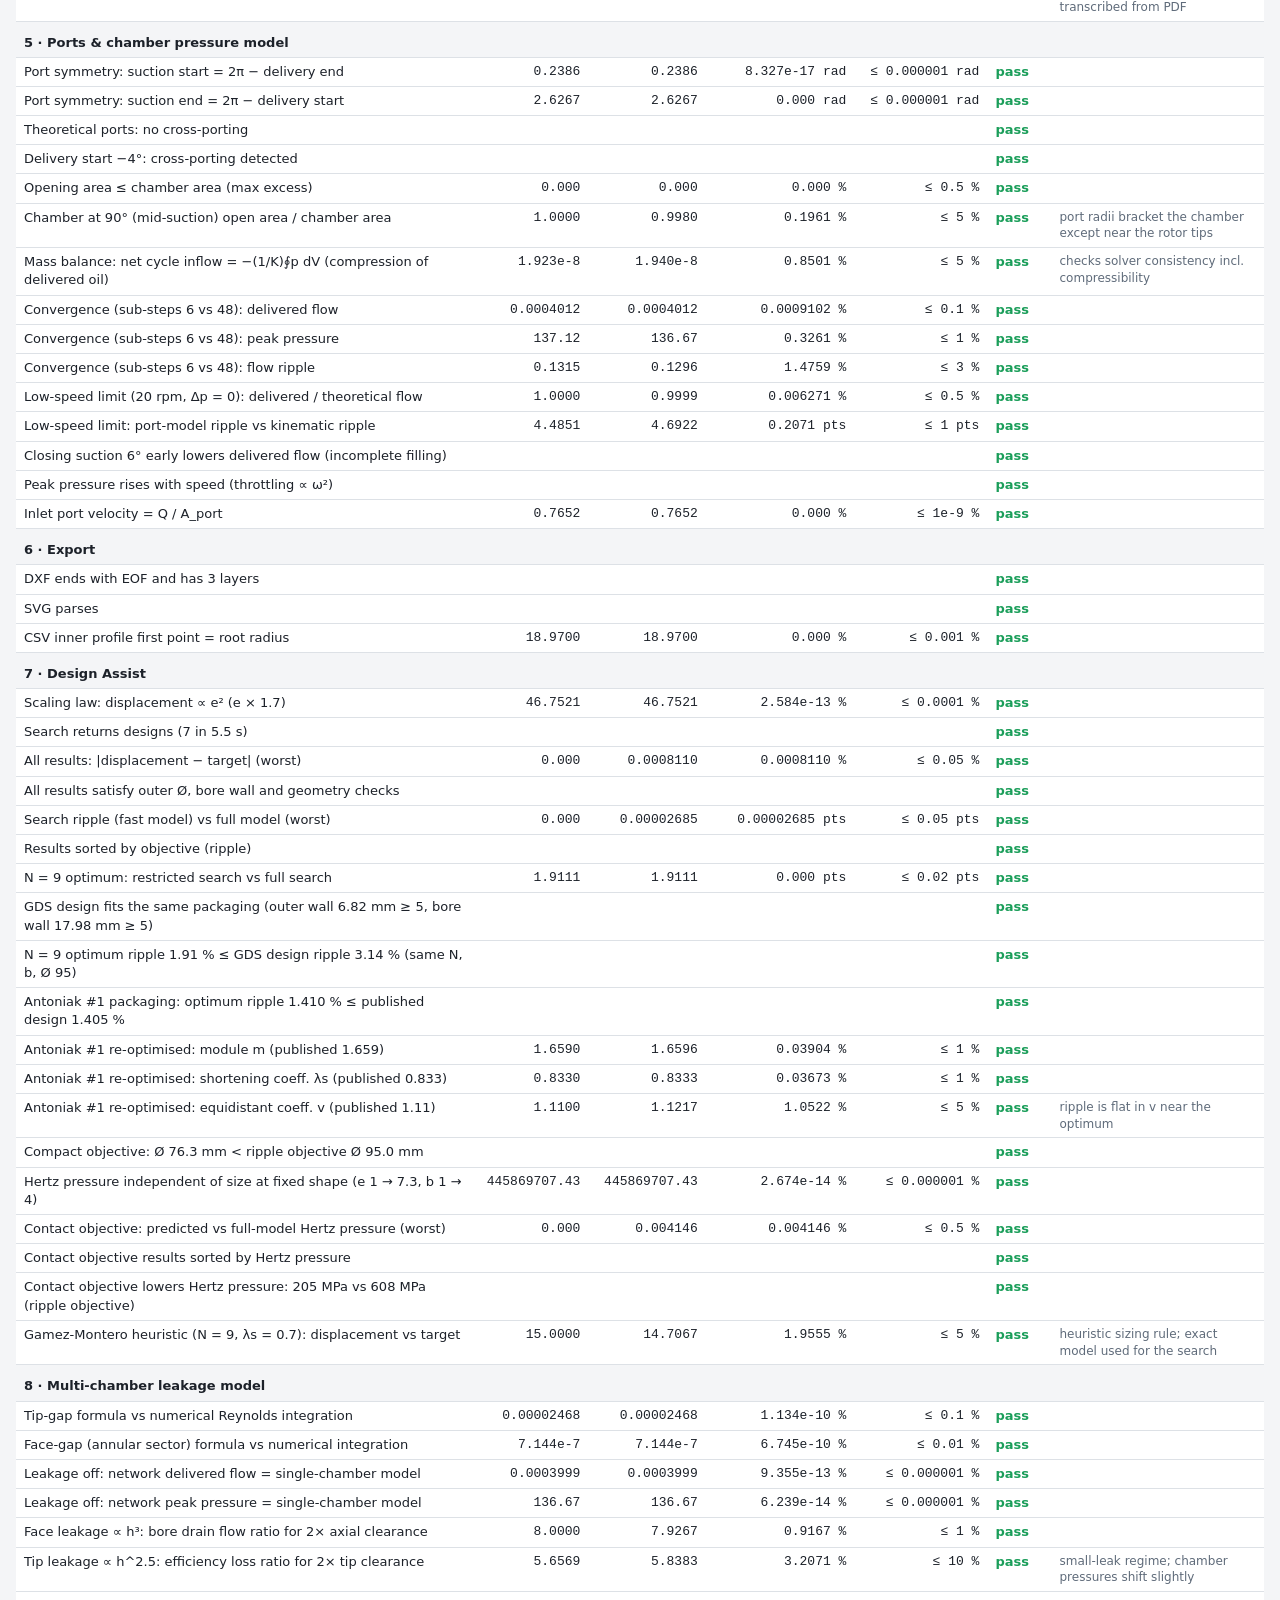
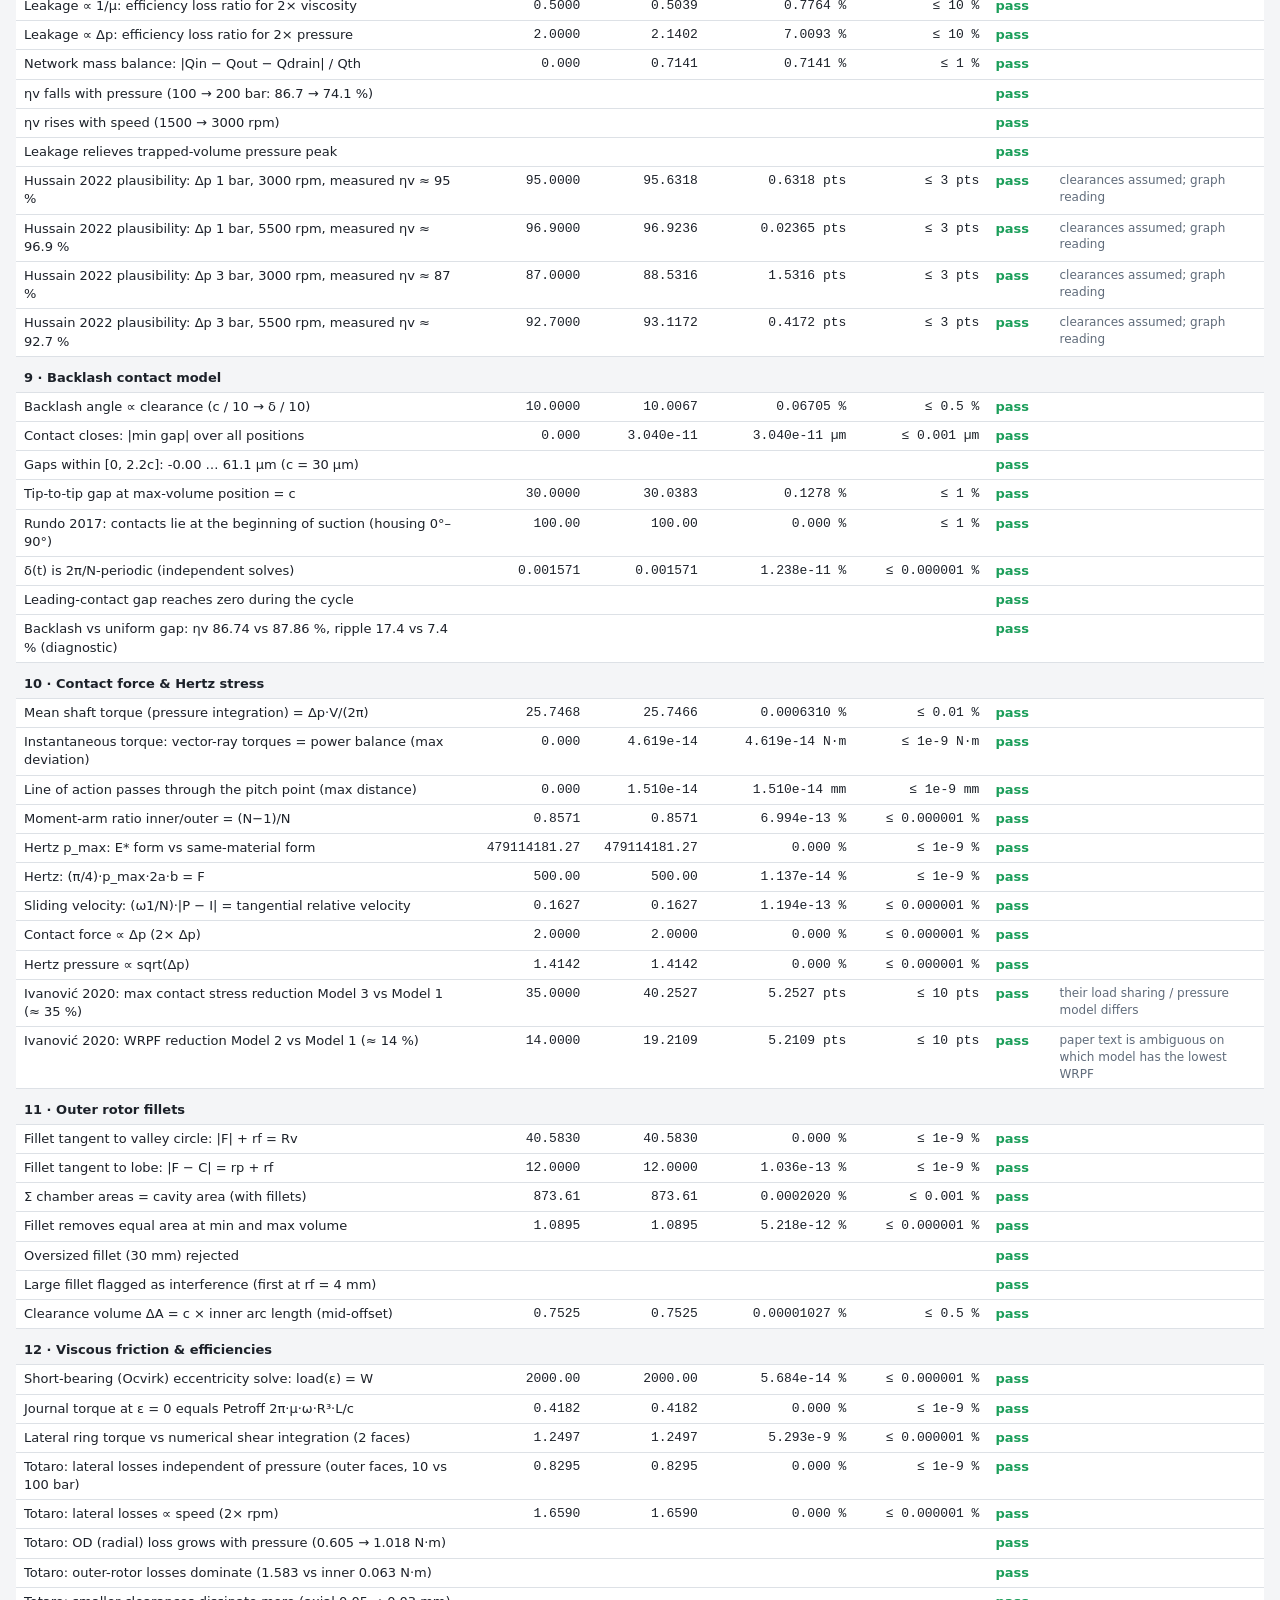
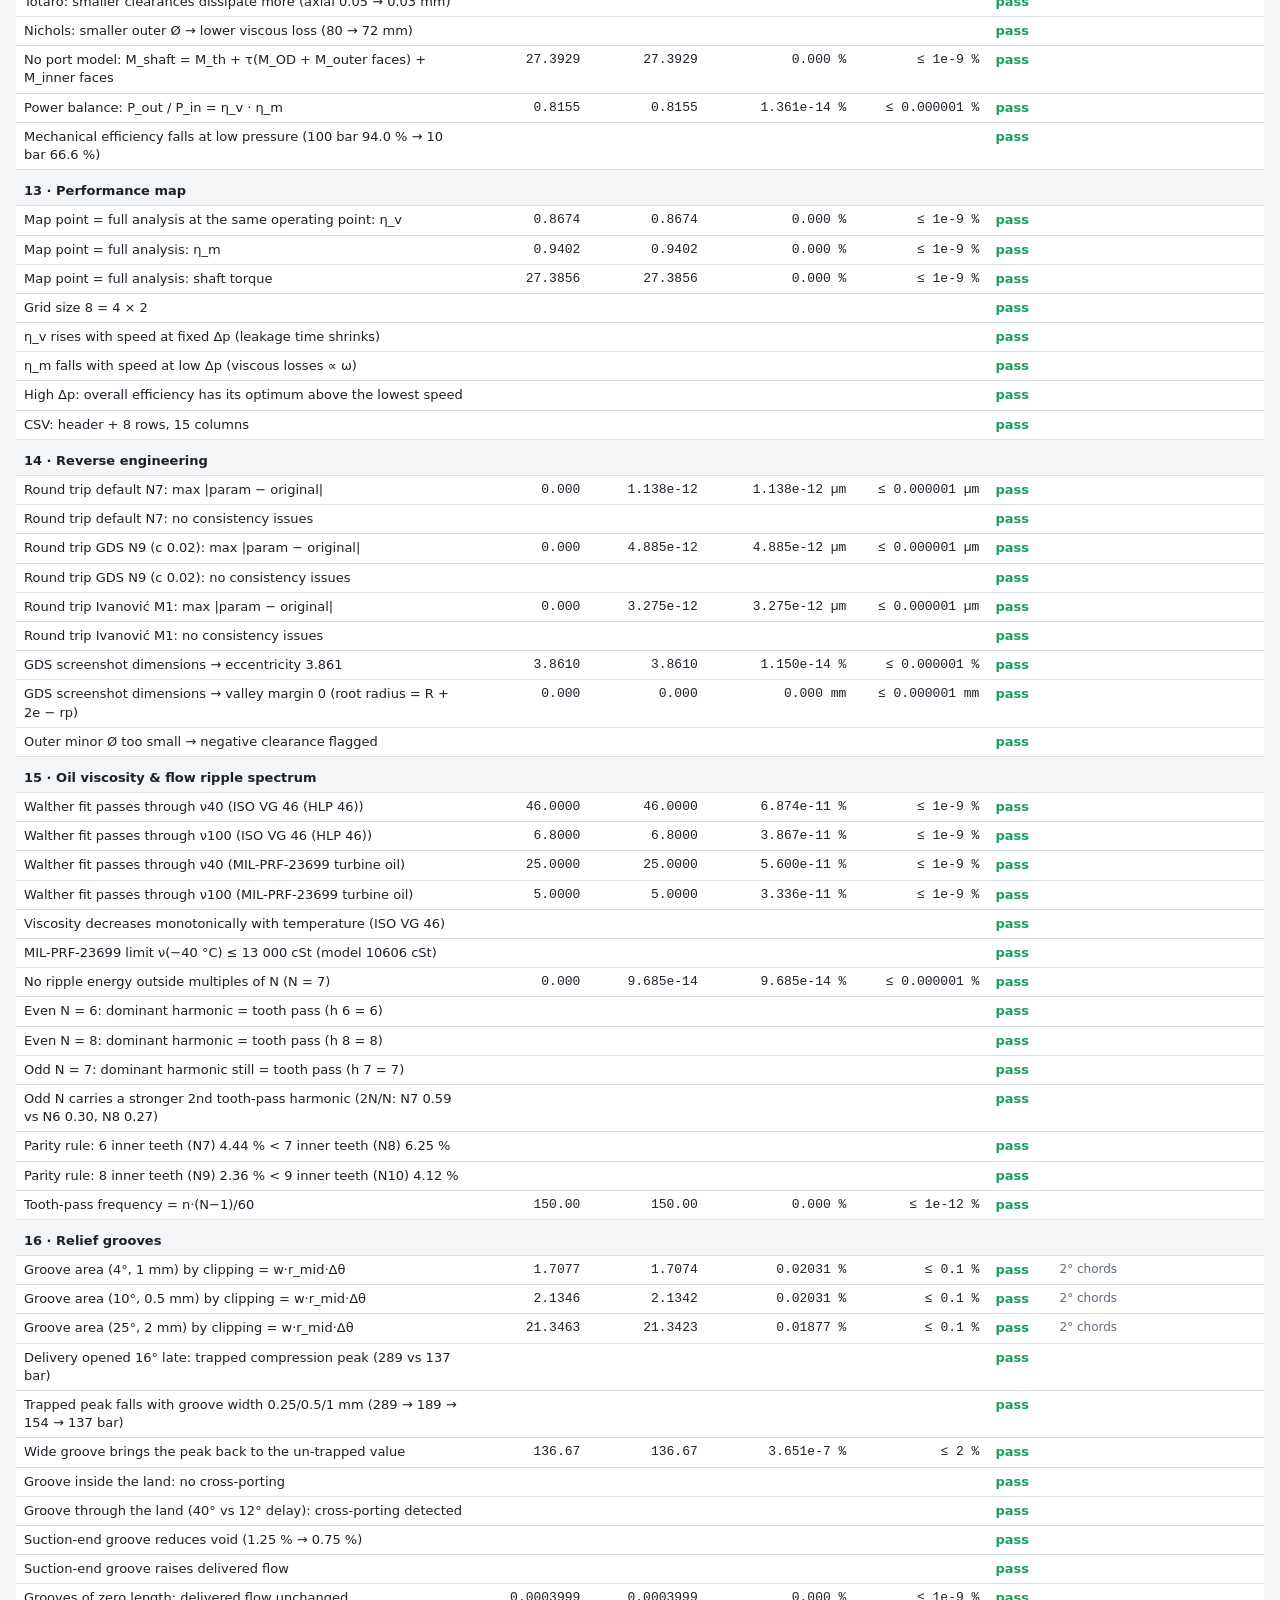
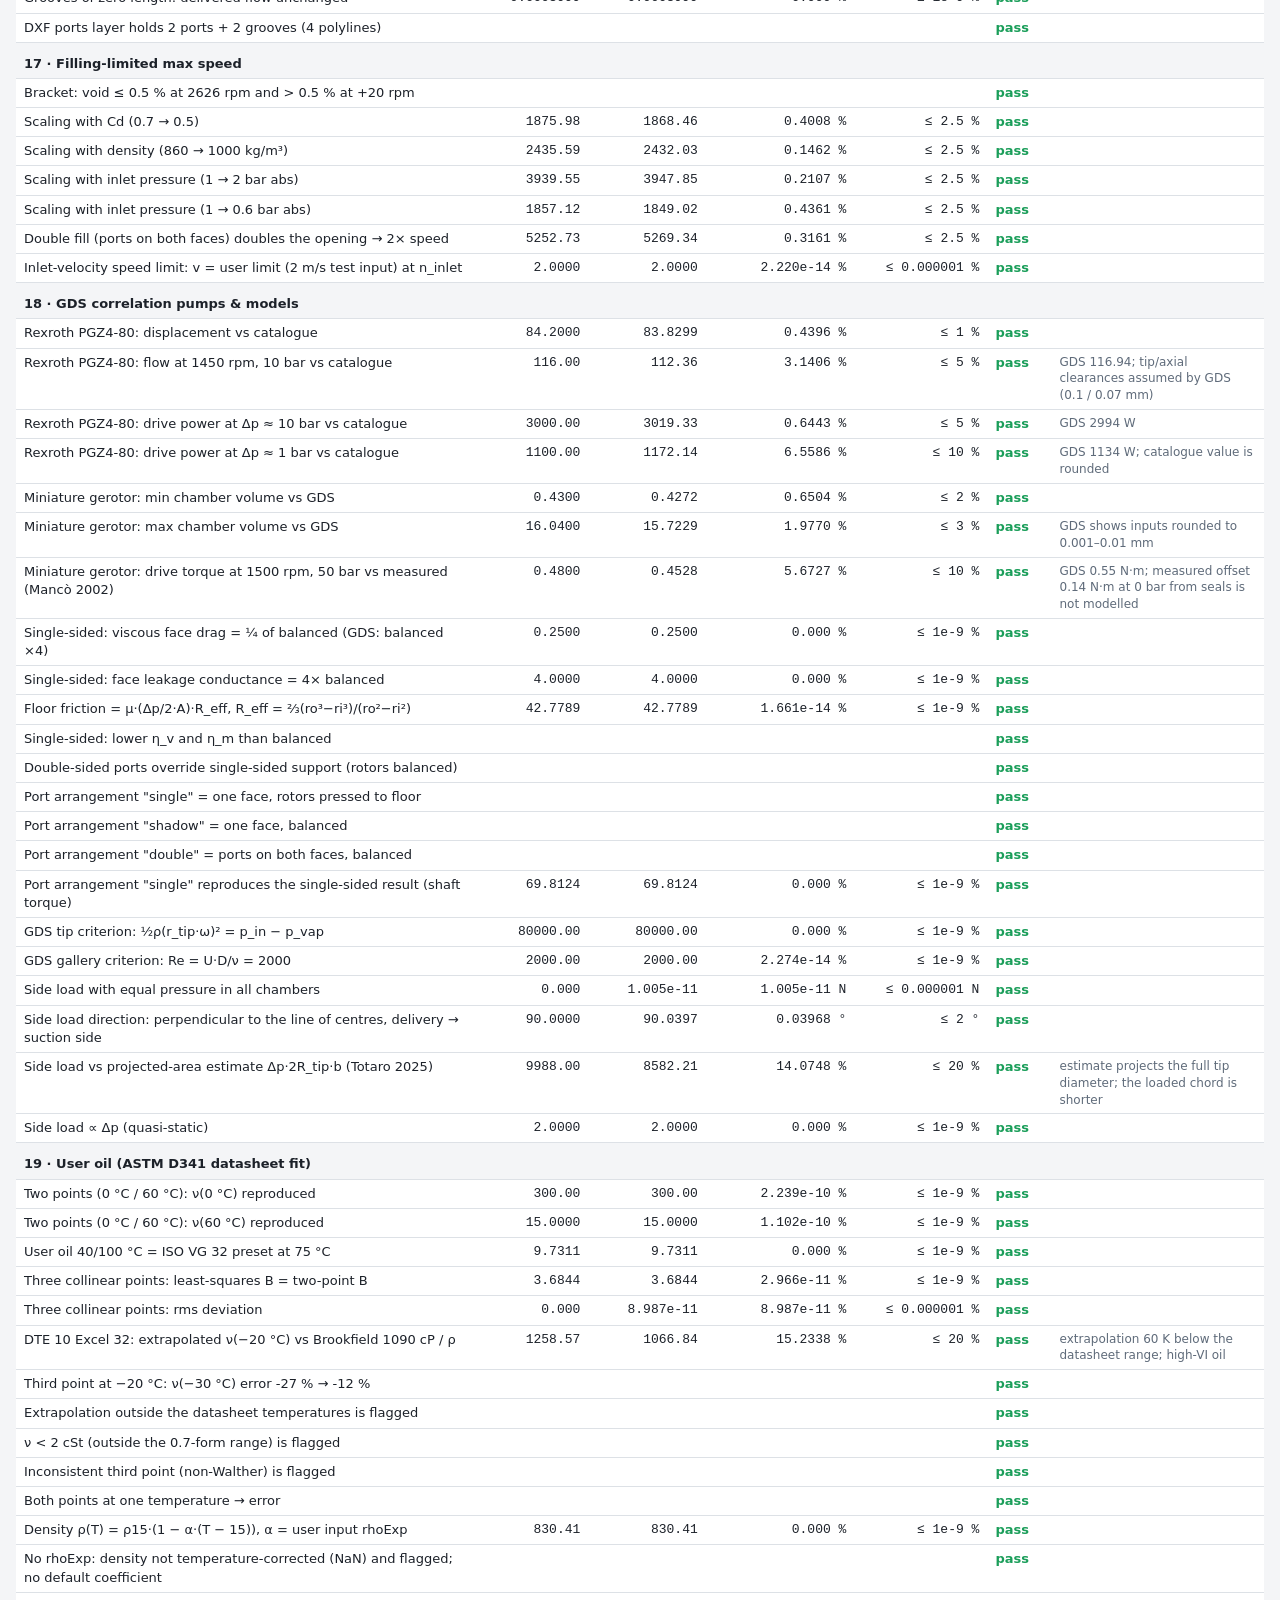
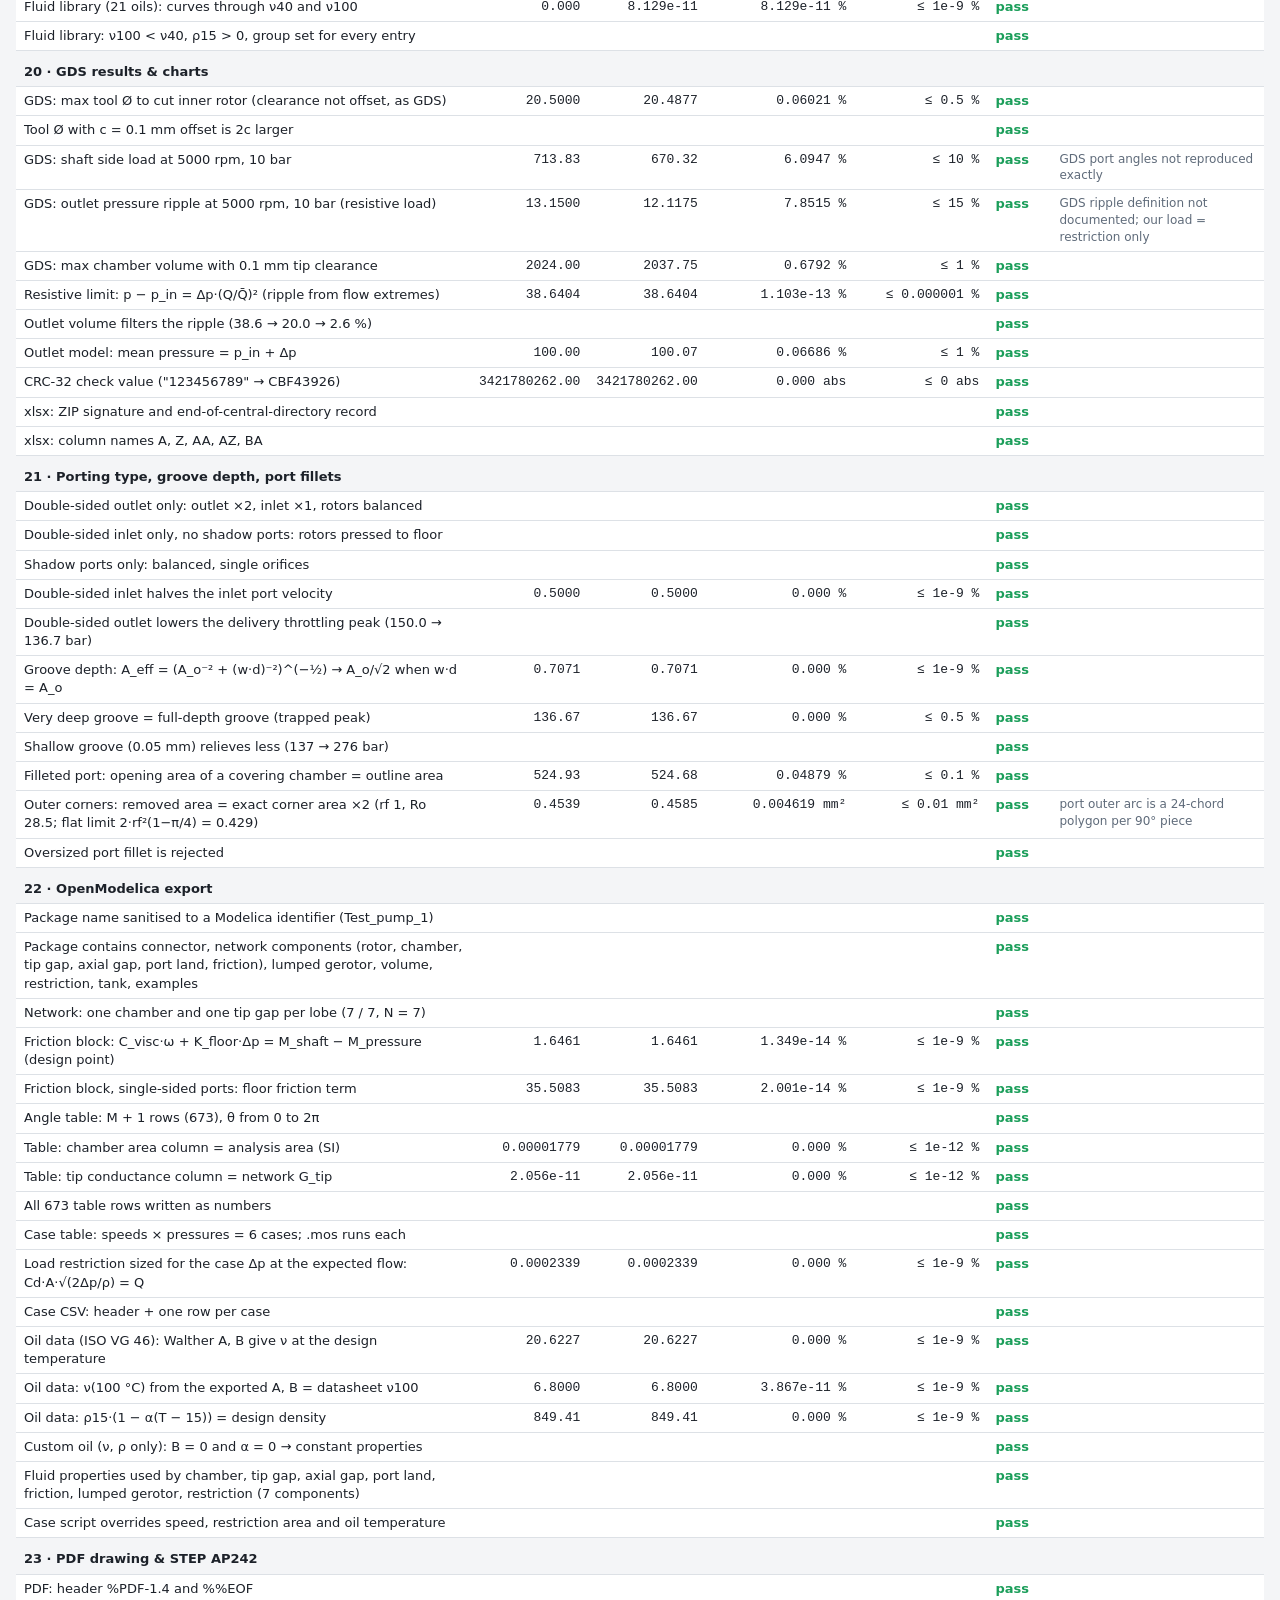
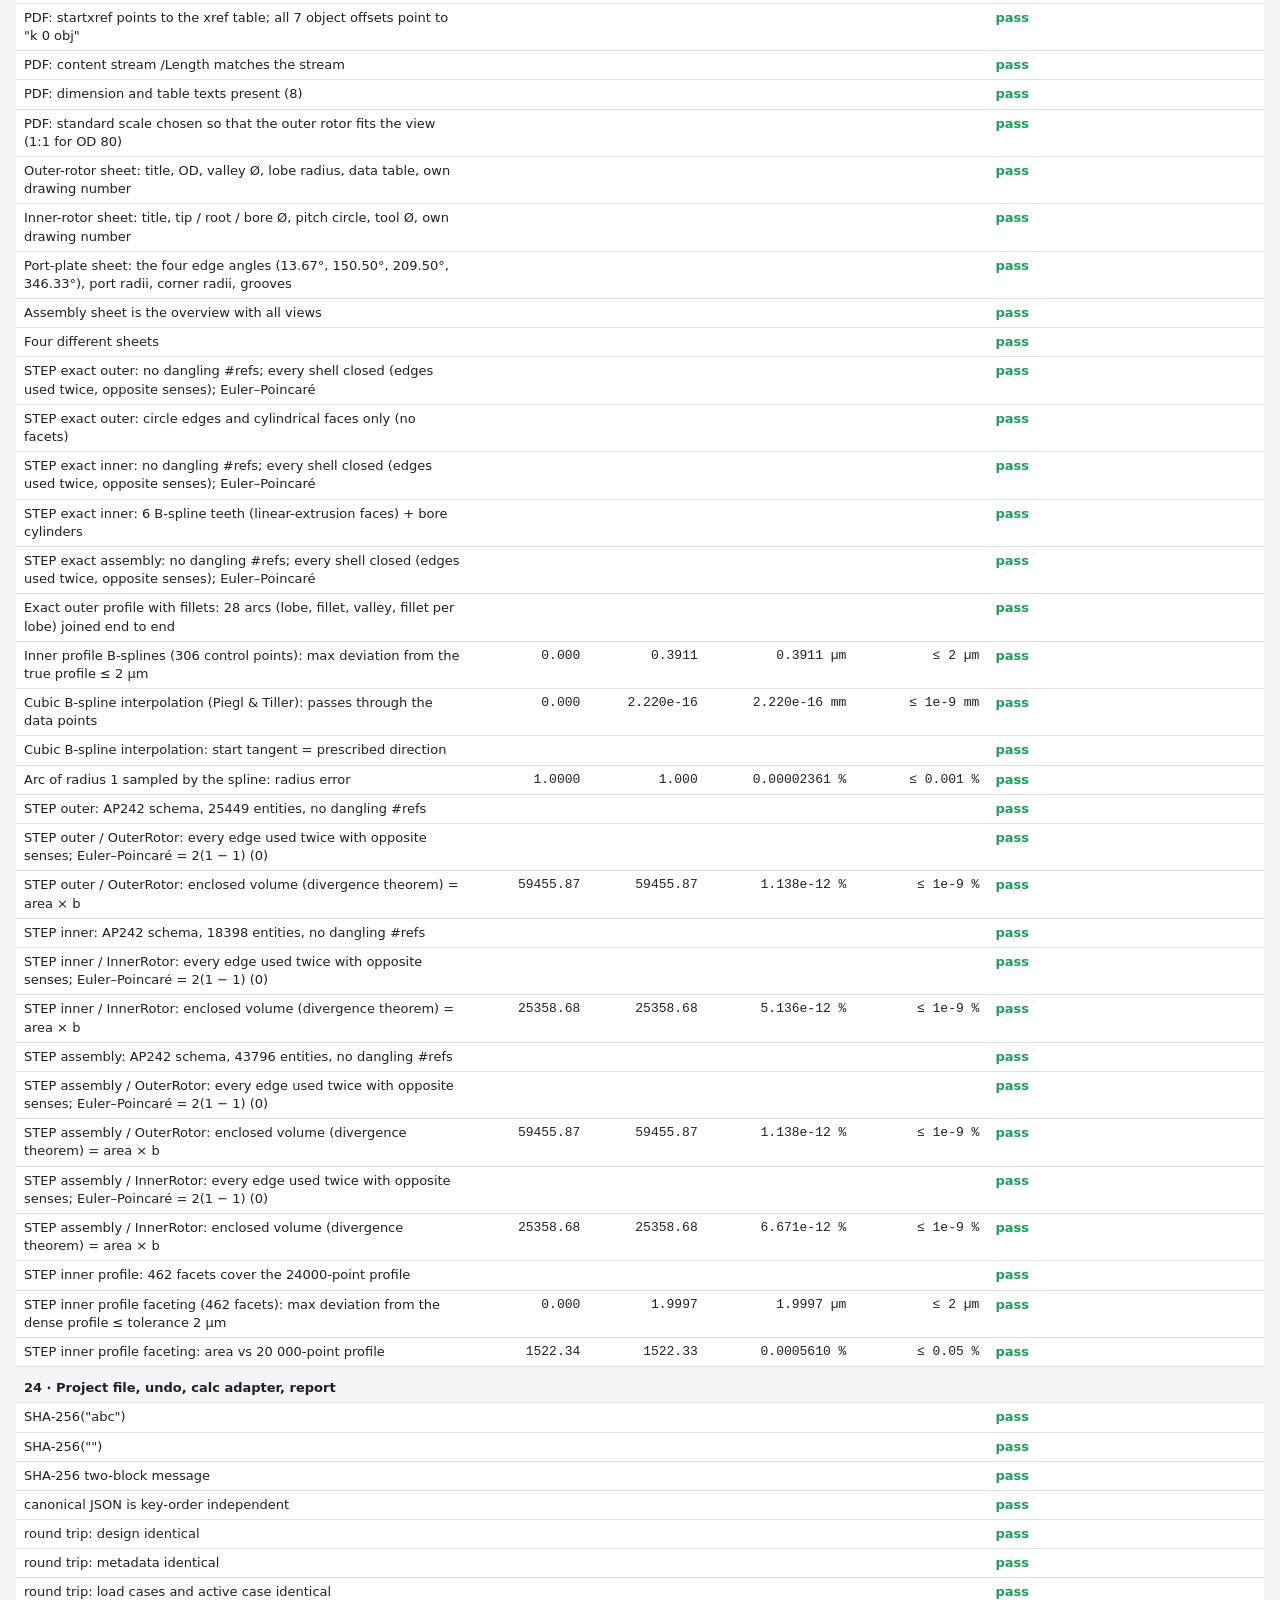
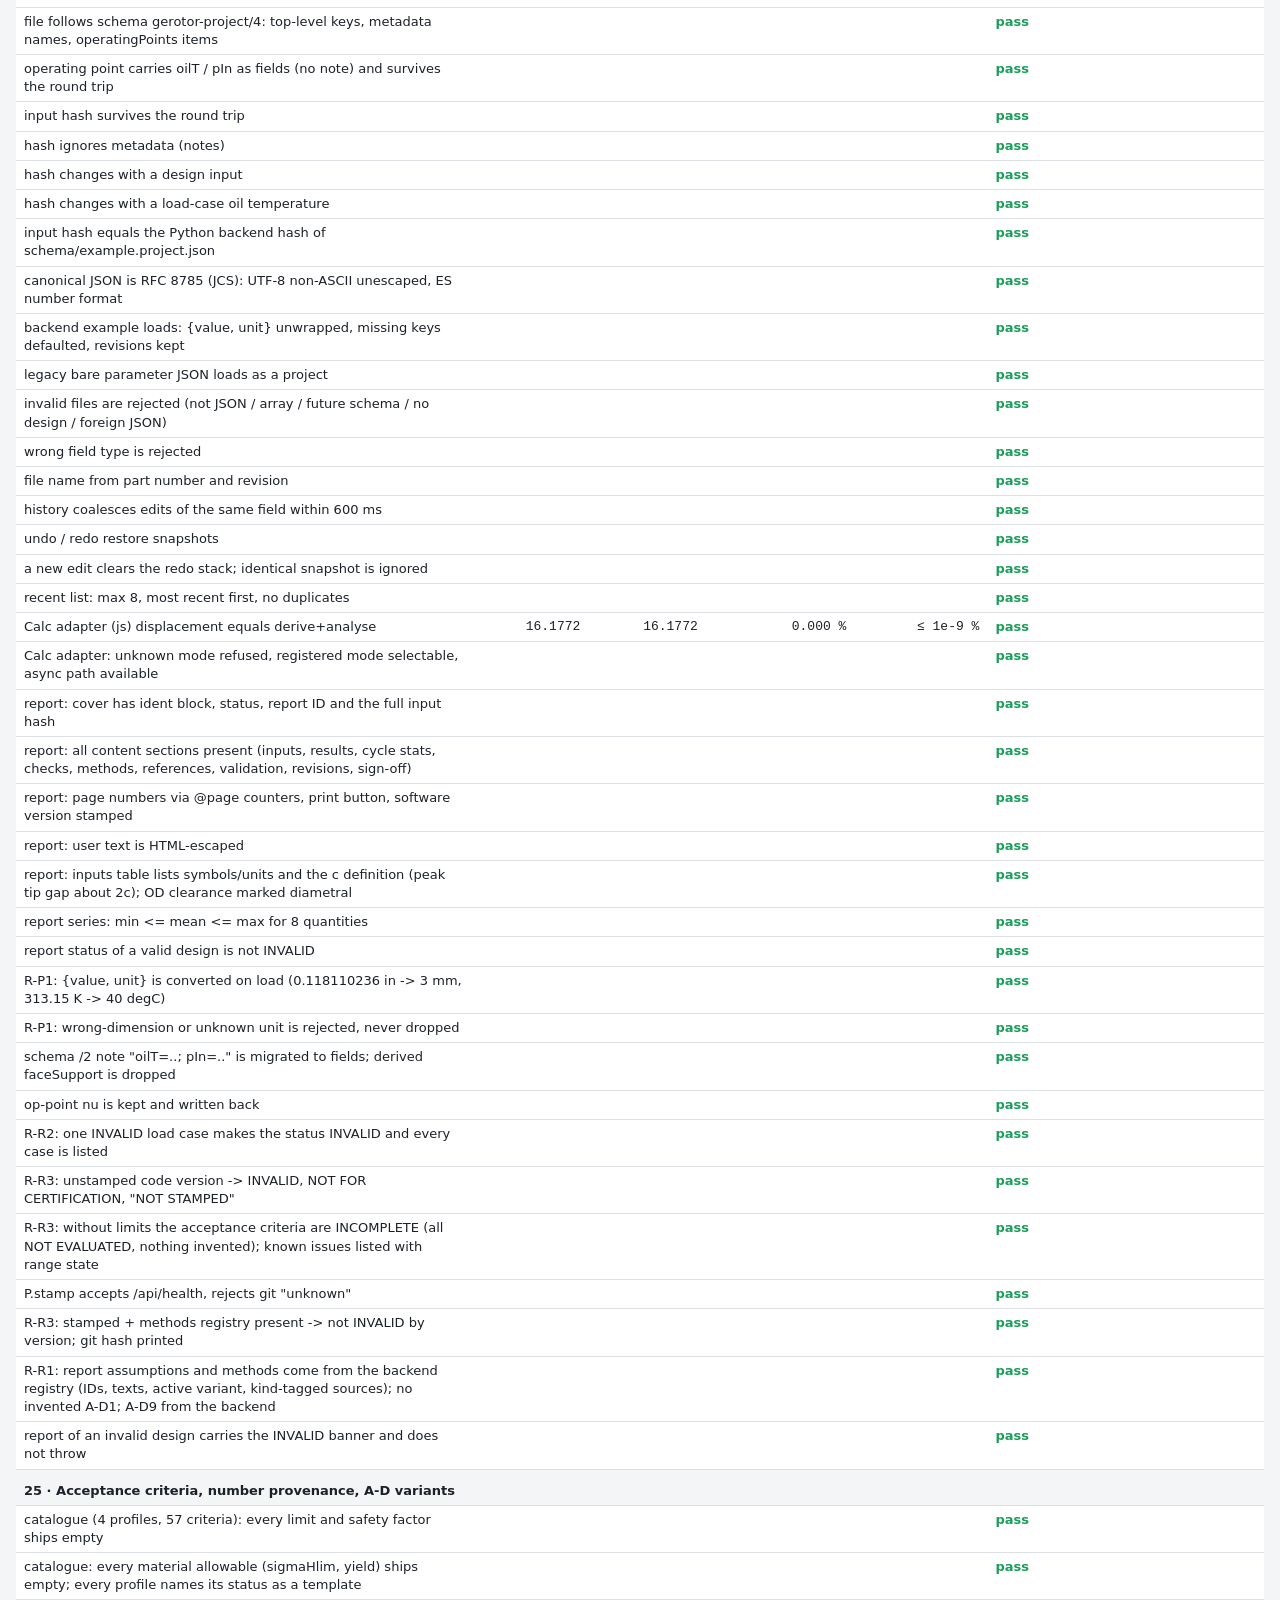
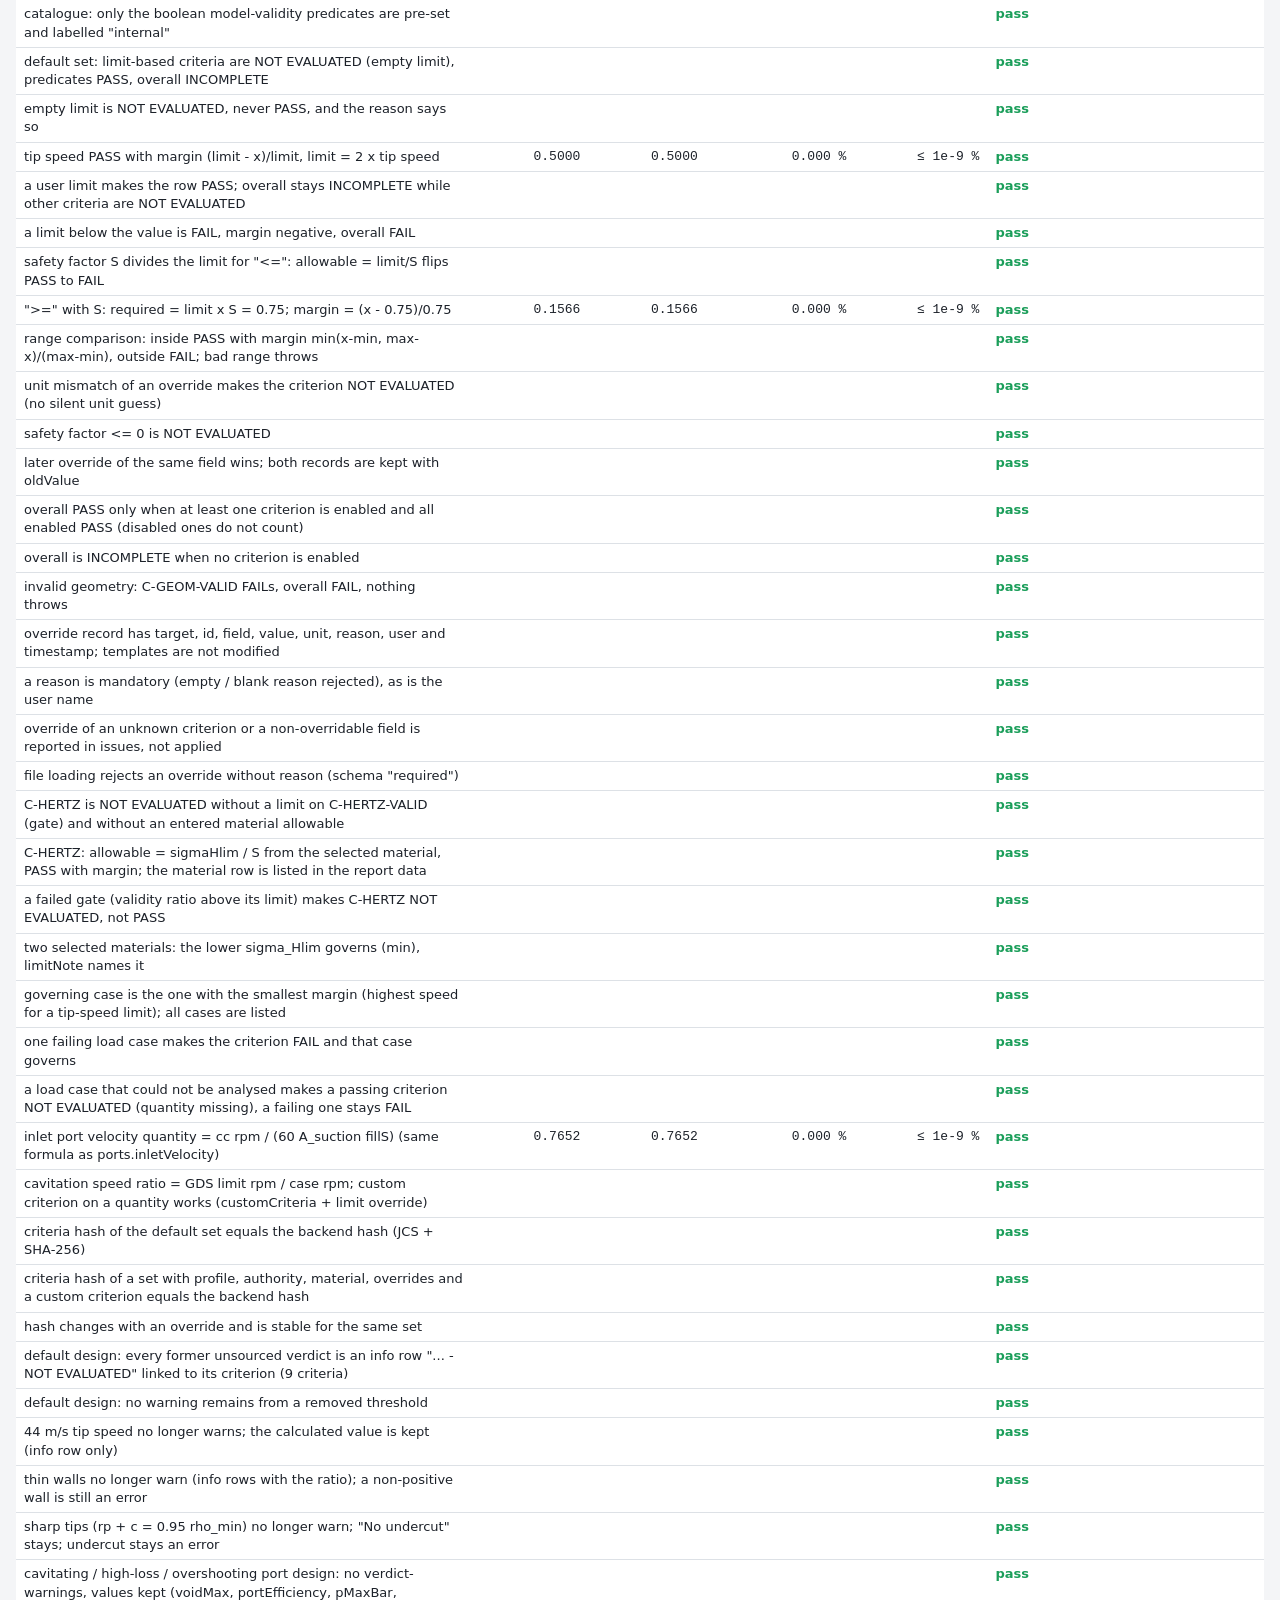
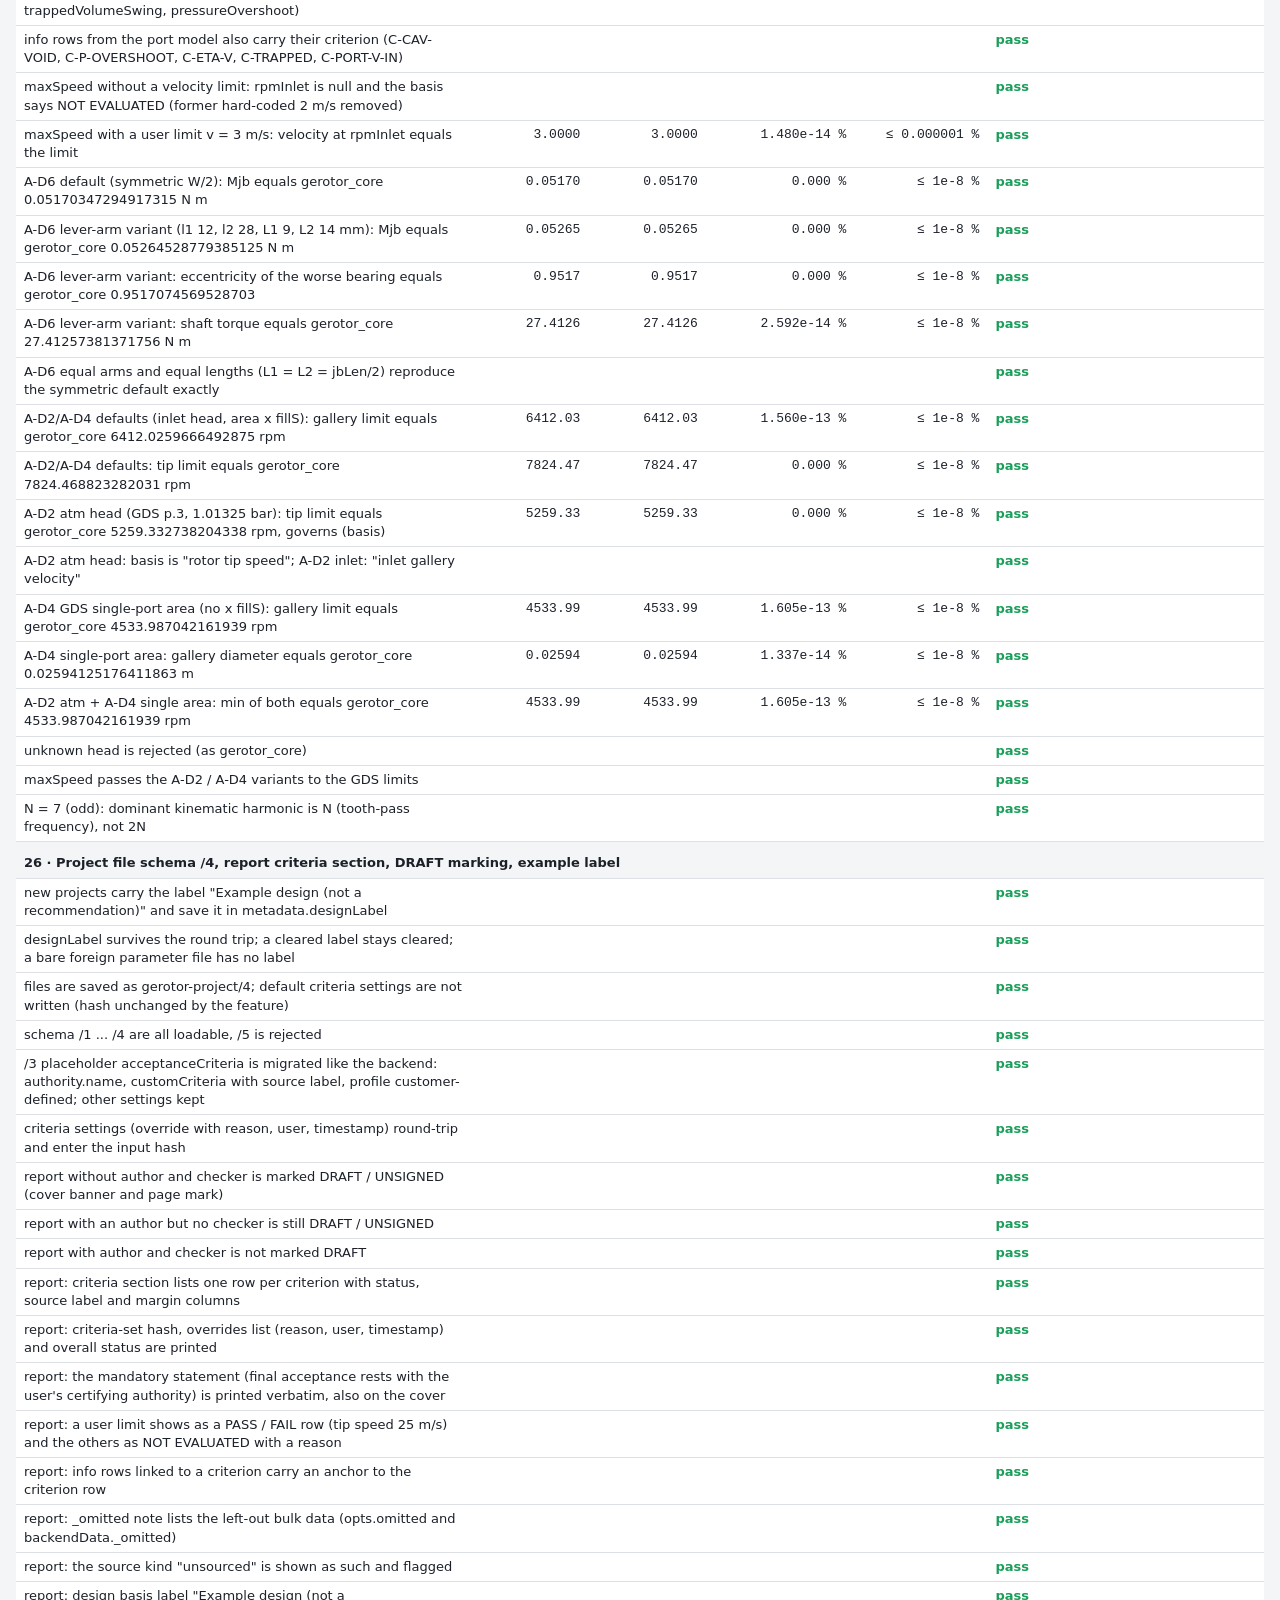
<file: frontend/tests/index.html>
<!doctype html>
<html lang="en">
<head>
  <meta charset="utf-8">
  <meta name="viewport" content="width=device-width, initial-scale=1">
  <title>Gerotor Validation</title>
  <link rel="stylesheet" href="../css/style.css">
  <style>
    body { display: block; padding: 16px; height: auto; }
    h1 { font-size: 18px; margin: 0 0 4px; }
    .summary { color: var(--text-muted); margin-bottom: 14px; }
    .summary b { color: var(--text); }
    .wrap { overflow-x: auto; }
    table { border-collapse: collapse; width: 100%; font-size: 13px; background: var(--panel); }
    th, td { border-bottom: 1px solid var(--border); padding: 5px 8px; text-align: left; vertical-align: top; }
    th { color: var(--text-muted); font-weight: 600; }
    td.num { font-family: var(--font-mono); text-align: right; white-space: nowrap; }
    tr.suite td { background: var(--bg); font-weight: 600; padding-top: 12px; }
    .st { font-weight: 600; }
    .pass { color: var(--ok); } .fail { color: var(--err); } .known { color: var(--warn); }
    .note { color: var(--text-muted); font-size: 12px; }
  </style>
</head>
<body>
  <h1>Gerotor Design Tool — validation report</h1>
  <div class="summary" id="summary">Running…</div>
  <div class="wrap"><table id="tbl"><thead><tr>
    <th>Test</th><th>Reference</th><th>Tool</th><th>Error</th><th>Tolerance</th><th>Status</th><th>Note</th>
  </tr></thead><tbody></tbody></table></div>

  <script src="../js/numinput.js"></script>
  <script src="../js/geometry.js"></script>
  <script src="../js/ports.js"></script>
  <script src="../js/backlash.js"></script>
  <script src="../js/leakage.js"></script>
  <script src="../js/contact.js"></script>
  <script src="../js/friction.js"></script>
  <script src="../js/perfmap.js"></script>
  <script src="../js/tolerance.js"></script>
  <script src="../js/reverse.js"></script>
  <script src="../js/fluid.js"></script>
  <script src="../js/spectrum.js"></script>
  <script src="../js/assist.js"></script>
  <script src="../js/export.js"></script>
  <script src="../js/xlsx.js"></script>
  <script src="../js/modelica.js"></script>
  <script src="../js/drawing.js"></script>
  <script src="../js/step.js"></script>
  <script src="../js/project.js"></script>
  <script src="../js/methods.generated.js"></script>
  <script src="../js/criteria.generated.js"></script>
  <script src="../js/criteria.js"></script>
  <script src="../js/report.js"></script>
  <script src="tests.js"></script>
  <script>
    (function () {
      const fmt = x => x === null || x === undefined ? '' : (Math.abs(x) >= 100 ? x.toFixed(2) : Math.abs(x) >= 1 ? x.toFixed(4) : x.toPrecision(4));
      setTimeout(() => {
        const { results, ms } = window.Gerotor.tests.runAll();
        window.testResults = results;
        const count = s => results.filter(r => r.status === s).length;
        document.getElementById('summary').innerHTML =
          `<b class="pass">${count('pass')} pass</b> · <b class="fail">${count('fail')} fail</b> · ` +
          `<b class="known">${count('known')} known open issues</b> · ${results.length} tests · ${(ms / 1000).toFixed(1)} s`;
        const tb = document.querySelector('#tbl tbody');
        let suite = '';
        for (const r of results) {
          if (r.suite !== suite) {
            suite = r.suite;
            tb.insertAdjacentHTML('beforeend', `<tr class="suite"><td colspan="7">${suite}</td></tr>`);
          }
          const err = r.err === null ? '' : fmt(r.err) + ' ' + r.unit;
          const tol = r.tol === null ? '' : '≤ ' + r.tol + ' ' + r.unit;
          tb.insertAdjacentHTML('beforeend', `<tr><td>${r.name}</td><td class="num">${fmt(r.ref)}</td><td class="num">${fmt(r.value)}</td>` +
            `<td class="num">${err}</td><td class="num">${tol}</td><td class="st ${r.status}">${r.status}</td><td class="note">${r.note}</td></tr>`);
        }
      }, 50);
    })();
  </script>
</body>
</html>
</file>
<file: css/style.css>
:root {
  --font: "Segoe UI", system-ui, -apple-system, sans-serif;
  --font-mono: "Cascadia Mono", Consolas, "SF Mono", monospace;
  --bg: #f4f5f7;
  --panel: #ffffff;
  --border: #dde1e6;
  --text: #1c2129;
  --text-muted: #5f6b7a;
  --accent: #2a5db0;
  --accent-text: #ffffff;
  --grid: #e6e9ee;
  --canvas-bg: #fbfbfc;
  --outer-fill: #c9d4e3;
  --inner-fill: #e8c6a8;
  --rotor-stroke: #2b3440;
  --suction: #3b82c4;
  --discharge: #d9534f;
  --guide: #8a96a6;
  --contact: #1b9e5a;
  --ok: #1b9e5a;
  --warn: #c98a00;
  --err: #d23b3b;
  --info: #2a5db0;
  --series2: #d9534f;
  --series3: #1b9e5a;
  --series4: #c98a00;
  --series5: #7b4fc4;
  --series6: #2a9db0;
  color-scheme: light;
}

@media (prefers-color-scheme: dark) {
  :root:not([data-theme="light"]) {
    --bg: #121519;
    --panel: #1a1e24;
    --border: #2c323b;
    --text: #e3e7ec;
    --text-muted: #96a1ae;
    --accent: #6b9cf0;
    --accent-text: #0d1117;
    --grid: #262b33;
    --canvas-bg: #15181d;
    --outer-fill: #3a4a60;
    --inner-fill: #7a5a40;
    --rotor-stroke: #c8d0da;
    --suction: #4f9be0;
    --discharge: #e8615c;
    --guide: #6d7887;
    --contact: #37c77c;
    --series2: #e8615c;
    --series3: #37c77c;
    --series4: #e0a52a;
    --series5: #a07de8;
    --series6: #4fc3d6;
    color-scheme: dark;
  }
}
:root[data-theme="dark"] {
  --bg: #121519;
  --panel: #1a1e24;
  --border: #2c323b;
  --text: #e3e7ec;
  --text-muted: #96a1ae;
  --accent: #6b9cf0;
  --accent-text: #0d1117;
  --grid: #262b33;
  --canvas-bg: #15181d;
  --outer-fill: #3a4a60;
  --inner-fill: #7a5a40;
  --rotor-stroke: #c8d0da;
  --suction: #4f9be0;
  --discharge: #e8615c;
  --guide: #6d7887;
  --contact: #37c77c;
  --series2: #e8615c;
  --series3: #37c77c;
  --series4: #e0a52a;
  --series5: #a07de8;
  --series6: #4fc3d6;
  color-scheme: dark;
}

* { box-sizing: border-box; }
html, body { margin: 0; height: 100%; }
body {
  background: var(--bg);
  color: var(--text);
  font: 14px/1.4 var(--font);
  display: flex;
  flex-direction: column;
}

.topbar {
  display: flex; align-items: baseline; gap: 12px;
  padding: 10px 16px;
  border-bottom: 1px solid var(--border);
  background: var(--panel);
}
.topbar h1 { font-size: 17px; margin: 0; }
.subtitle { color: var(--text-muted); font-size: 13px; }

/* ---- Wizard steps */
.topbar { align-items: center; }
.steps { display: flex; gap: 4px; margin: 0 auto; }
.steps button {
  display: flex; align-items: center; gap: 7px; padding: 5px 12px 5px 6px; border-radius: 999px;
  border: 1px solid var(--border); background: transparent; color: var(--text-muted); font-size: 13px; cursor: pointer;
}
.steps button b {
  display: inline-grid; place-items: center; width: 20px; height: 20px; border-radius: 50%;
  background: var(--grid); color: var(--text-muted); font-size: 11.5px;
}
.steps button:hover { color: var(--text); border-color: var(--text-muted); }
.steps button.done b { background: color-mix(in srgb, var(--accent) 25%, transparent); color: var(--text); }
.steps button.active { color: var(--accent-text); background: var(--accent); border-color: var(--accent); }
.steps button.active b { background: var(--accent-text); color: var(--accent); }
body[data-step="1"] [data-steps]:not([data-steps~="1"]),
body[data-step="2"] [data-steps]:not([data-steps~="2"]),
body[data-step="3"] [data-steps]:not([data-steps~="3"]),
body[data-step="4"] [data-steps]:not([data-steps~="4"]),
body[data-step="5"] [data-steps]:not([data-steps~="5"]) { display: none !important; }
.step-intro { margin: 0 0 12px; color: var(--text-muted); font-size: 12.5px; line-height: 1.45; }
.step-nav { display: flex; justify-content: space-between; gap: 8px; margin: 14px 0 10px; padding-top: 10px; border-top: 1px solid var(--border); }
.step-nav button { flex: 1; }

/* ---- KPI cards (results panel, all steps) */
.kpis { display: grid; grid-template-columns: 1fr 1fr; gap: 6px; margin-bottom: 12px; }
.kpi { border: 1px solid var(--border); border-radius: 8px; padding: 7px 9px; min-width: 0; }
.kpi .k { font-size: 11px; color: var(--text-muted); text-transform: uppercase; letter-spacing: .04em; }
.kpi .v { font: 600 17px/1.25 var(--font-mono); color: var(--text); white-space: nowrap; overflow: hidden; text-overflow: ellipsis; }
.kpi .v small { font: 400 11.5px var(--font); color: var(--text-muted); margin-left: 3px; }
.kpi.warn { border-color: var(--warn); }
.kpi.err { border-color: #d64545; }

.layout {
  flex: 1; min-height: 0;
  display: grid;
  grid-template-columns: 290px minmax(0, 1fr) 360px;
  gap: 1px;
  background: var(--border);
}
.panel { background: var(--panel); overflow-y: auto; padding: 12px 14px; }

fieldset { border: none; margin: 0 0 10px; padding: 0; min-width: 0; }
legend {
  font-size: 11px; font-weight: 600; text-transform: uppercase; letter-spacing: .06em;
  color: var(--text-muted); margin-bottom: 6px; padding: 0;
}
.params label {
  display: flex; flex-wrap: wrap; align-items: baseline;
  gap: 0 4px; font-size: 13px; margin-bottom: 7px;
}
.params label i { color: var(--text-muted); }
.params label input[type=number], .params label .row { flex: 1 0 100%; margin-top: 3px; }
.unit { color: var(--text-muted); font-size: 11px; margin-left: auto; }
.params label.inline { flex-wrap: nowrap; align-items: center; gap: 6px; }
.params .note { font-size: 11.5px; color: var(--text-muted); margin: 2px 0 6px; }
.grid2 { display: grid; grid-template-columns: 1fr 1fr; column-gap: 8px; }
.grid2 label { min-width: 0; }
.row { display: flex; gap: 8px; align-items: center; }
.params label .row { min-width: 0; }
.params .row input[type=number] { flex: 1 1 0; width: 0; min-width: 0; margin-top: 0; }
.check { display: flex; align-items: center; gap: 4px; font-size: 12px; white-space: nowrap; }

input[type=number], select {
  width: 100%;
  font: 13px var(--font-mono);
  padding: 5px 7px;
  border: 1px solid var(--border);
  border-radius: 5px;
  background: var(--bg);
  color: var(--text);
}
input[type=number]:focus, select:focus { outline: 2px solid var(--accent); outline-offset: -1px; }
input:disabled { opacity: .55; }

button, .file-btn {
  font: 13px var(--font);
  padding: 6px 10px;
  border-radius: 5px;
  border: 1px solid var(--border);
  background: var(--bg);
  color: var(--text);
  cursor: pointer;
}
button:hover, .file-btn:hover { border-color: var(--accent); }
button.primary { background: var(--accent); color: var(--accent-text); border-color: var(--accent); min-width: 40px; }
.file-btn input { display: none; }
.btn-row { display: flex; flex-wrap: wrap; gap: 6px; }
.params .btn-row .file-btn { display: inline-block; margin: 0; font-size: 13px; }

.stage { background: var(--panel); display: flex; flex-direction: column; min-width: 0; min-height: 0; }
.canvas-wrap { position: relative; flex: 1; min-height: 300px; }
#view { position: absolute; inset: 0; width: 100%; height: 100%; touch-action: none; cursor: grab; }
#view:active { cursor: grabbing; }
.legend {
  position: absolute; left: 10px; top: 10px;
  display: flex; flex-wrap: wrap; gap: 10px;
  font-size: 12px; color: var(--text-muted);
  background: color-mix(in srgb, var(--panel) 85%, transparent);
  padding: 4px 8px; border-radius: 5px;
}
.legend span { display: flex; align-items: center; gap: 5px; }
.sw { width: 10px; height: 10px; border-radius: 2px; display: inline-block; }
.sw.suction { background: var(--suction); }
.sw.discharge { background: var(--discharge); }
.sw.contact { background: var(--contact); border-radius: 50%; }
.sw.trapped { background: var(--guide); }
.chart-legend { display: flex; flex-wrap: wrap; gap: 4px 12px; font-size: 11.5px; color: var(--text-muted); margin-top: 2px; }
.chart-legend span { display: flex; align-items: center; gap: 5px; }
.chart-legend i { width: 14px; height: 0; border-top: 2px solid; display: inline-block; }
.chart-legend i.dash { border-top-style: dashed; }
.hint { position: absolute; right: 10px; bottom: 8px; font-size: 11px; color: var(--text-muted); }

.controls {
  display: flex; flex-wrap: wrap; align-items: center; gap: 10px 18px;
  padding: 10px 14px; border-top: 1px solid var(--border);
}
.controls label { display: flex; flex-direction: column; font-size: 12px; color: var(--text-muted); }
.controls label.grow { flex: 1; min-width: 180px; }
.controls output { color: var(--text); font-family: var(--font-mono); }
.toggles { display: flex; flex-wrap: wrap; gap: 4px 12px; }
.toggles label { flex-direction: row; align-items: center; gap: 4px; color: var(--text); font-size: 13px; }
input[type=range] { accent-color: var(--accent); }

.results section { margin-bottom: 16px; }
.results h2 { font-size: 13px; margin: 0 0 8px; }
.results h2 small { color: var(--text-muted); font-weight: 400; }
.metrics {
  display: grid; grid-template-columns: minmax(0, 1fr) minmax(0, 1fr); gap: 5px 10px; margin: 0;
}
.metrics dt { color: var(--text-muted); font-size: 13px; line-height: 1.3; }
.metrics dd { margin: 0; font-family: var(--font-mono); text-align: right; font-variant-numeric: tabular-nums; line-height: 1.3; overflow-wrap: anywhere; }
.metrics dd.big { font-size: 16px; font-weight: 600; color: var(--accent); }
.metrics.small dt, .metrics.small dd { font-size: 12px; }

.checks { list-style: none; margin: 0; padding: 0; display: flex; flex-direction: column; gap: 6px; }
.checks:not(.showall) li.ok { display: none; }
.linkbtn { border: none; background: none; color: var(--accent); font-size: 12px; cursor: pointer; padding: 0 0 0 6px; }
.linkbtn:hover { text-decoration: underline; }
.checks li { border-left: 3px solid var(--guide); padding: 2px 0 2px 8px; font-size: 12.5px; }
.checks li b { display: block; font-size: 13px; }
.checks li span { color: var(--text-muted); }
.checks li.ok { border-color: var(--ok); }
.checks li.warn { border-color: var(--warn); }
.checks li.err { border-color: var(--err); }
.checks li.info { border-color: var(--info); }
.checks li.err b { color: var(--err); }
.checks li.warn b { color: var(--warn); }

.chart { width: 100%; height: 150px; display: block; }

/* ================================================================== compact full-page layout
 * inputs | results (multi-column) | rotor model (right, narrower); smaller type so a step fits one screen. */
body { font-size: 12.5px; }
.topbar { padding: 6px 12px; gap: 10px; }
.topbar h1 { font-size: 15px; }
.subtitle { font-size: 11.5px; }
.steps button { font-size: 12px; padding: 3px 10px 3px 4px; gap: 6px; }
.steps button b { width: 18px; height: 18px; font-size: 10.5px; }
button, .file-btn { font-size: 12px; padding: 4px 9px; }
.params .btn-row .file-btn { font-size: 12px; }

.layout {
  grid-template-columns: 250px minmax(0, 1fr) clamp(320px, 30vw, 480px);
  grid-template-areas: "params results stage";
}
.layout > .panel.params { grid-area: params; }
.layout > .panel.results { grid-area: results; }
.layout > .stage { grid-area: stage; }
.panel { padding: 8px 12px; }

/* Inputs: label and value on one line where there is room. */
fieldset { margin-bottom: 8px; }
legend { font-size: 10px; margin-bottom: 4px; }
.params label { font-size: 12px; margin-bottom: 4px; align-items: center; }
.params fieldset > label:not(.with-check):not(.inline) { flex-wrap: nowrap; }
.params fieldset > label > input[type=number], .params fieldset > label > select { flex: 0 0 88px; width: 88px; margin: 0 0 0 auto; }
.params fieldset > label .unit { margin-left: 3px; white-space: nowrap; }
.params fieldset > label:not(.with-check) > .unit + input, .params fieldset > label:not(.with-check) > .unit + select { margin-left: auto; }
.params fieldset > label:not(.with-check) { gap: 0 4px; }
.params fieldset > label:not(.with-check):not(.inline) > input, .params fieldset > label:not(.with-check):not(.inline) > select { margin-left: auto !important; }
.params label.inline { margin-bottom: 2px; }
.params fieldset > label.with-check .row { flex: 1 0 100%; }
.params .grid2 label > input[type=number], .params .grid2 label > select { flex: 1 0 100%; margin: 2px 0 0; }
.params .note { font-size: 10.5px; margin: 1px 0 4px; }
.unit { font-size: 10px; }
input[type=number], select { font-size: 12px; padding: 3px 6px; }
.step-intro { font-size: 11.5px; margin-bottom: 8px; }
.step-nav { margin: 8px 0 6px; padding-top: 8px; }
.check { font-size: 11px; }

/* Results: KPI row + sections flowing in columns. */
.results { display: grid; grid-template-columns: repeat(auto-fill, minmax(280px, 1fr)); gap: 8px 18px; align-content: start; }
.results > .kpis { grid-column: 1 / -1; grid-template-columns: repeat(6, minmax(0, 1fr)); margin-bottom: 2px; }
.results section { margin-bottom: 0; min-width: 0; }
.results h2 { font-size: 12px; margin-bottom: 5px; }
.kpi { padding: 5px 8px; border-radius: 6px; }
.kpi .k { font-size: 9.5px; }
.kpi .v { font-size: 14.5px; }
.kpi .v small { font-size: 10px; }
.metrics { gap: 3px 8px; }
.metrics dt { font-size: 11.5px; }
.metrics dd { font-size: 11.5px; }
.metrics dd.big { font-size: 13px; }
.metrics.small dt, .metrics.small dd { font-size: 11px; }
.checks { gap: 4px; }
.checks li { font-size: 11px; padding: 1px 0 1px 7px; }
.checks li b { font-size: 11.5px; }
.chart-legend { font-size: 10.5px; }
.chart-pick { font-size: 11.5px; }

/* Rotor model column. */
.canvas-wrap { min-height: 220px; }
.legend { font-size: 10.5px; gap: 8px; padding: 3px 6px; left: 6px; top: 6px; }
.hint { font-size: 10px; }
.controls { padding: 6px 10px; gap: 6px 12px; }
.controls label { font-size: 11px; }
.toggles label { font-size: 11.5px; }

@media (max-width: 1100px) {
  .layout { grid-template-columns: 240px minmax(0, 1fr); grid-template-areas: "params stage" "results results"; }
}
.chart.small { height: 120px; margin-top: 6px; }

.export { display: flex; gap: 6px; flex-wrap: wrap; }
.export select { width: auto; flex: 1; }

.topbtn { margin-left: auto; }
.topbar .topbtn + button { margin-left: 6px; }
dialog#assistDlg {
  width: min(1200px, 96vw); max-height: 92vh; padding: 0; border: 1px solid var(--border);
  border-radius: 8px; background: var(--panel); color: var(--text);
}
dialog#assistDlg::backdrop { background: rgba(0, 0, 0, .45); }
dialog.charts-dlg {
  width: min(1400px, 96vw); max-height: 94vh; padding: 0; border: 1px solid var(--border);
  border-radius: 8px; background: var(--panel); color: var(--text);
}
dialog.charts-dlg::backdrop { background: rgba(0, 0, 0, .45); }
.charts-dlg .dlg-head button { margin-left: auto; }
.chart-grid { display: grid; grid-template-columns: repeat(auto-fill, minmax(420px, 1fr)); gap: 12px; padding: 12px 16px 16px; overflow: auto; max-height: calc(94vh - 56px); }
.chart-card { border: 1px solid var(--border); border-radius: 6px; padding: 8px 10px; background: var(--bg, var(--panel)); }
.chart-card h3 { margin: 0 0 4px; font-size: 13px; font-weight: 600; }
.chart-card h3 small { font-weight: 400; color: var(--text-muted); }
.chart-card .chart { height: 220px; }
.case-wrap { overflow: auto; max-height: calc(94vh - 56px); padding: 8px 16px 16px; }
.case-table { border-collapse: collapse; font-size: 12px; font-family: var(--font-mono); white-space: nowrap; }
.case-table th, .case-table td { border: 1px solid var(--border); padding: 3px 8px; text-align: right; }
.case-table th { background: var(--panel); position: sticky; top: 0; }
.case-table td:first-child, .case-table td:nth-child(2), .case-table th:first-child, .case-table th:nth-child(2) { text-align: left; }
.case-table tr.hl td { background: color-mix(in srgb, var(--accent) 14%, transparent); }
.chart-pick { display: grid; grid-template-columns: 1fr 1fr; gap: 2px 8px; margin: 6px 0; font-size: 12.5px; }
.chart-pick label { display: flex; align-items: center; gap: 5px; margin: 0; }
.dlg-head { display: flex; align-items: baseline; gap: 12px; padding: 12px 16px; border-bottom: 1px solid var(--border); }
.dlg-head h2 { margin: 0; font-size: 16px; }
.dlg-head button { margin-left: auto; }
.dlg-body { display: grid; grid-template-columns: 300px minmax(0, 1fr); gap: 16px; padding: 14px 16px; max-height: calc(92vh - 60px); overflow: auto; }
.dlg-body select { width: 100%; margin-top: 3px; }
.dlg-body fieldset.re { margin-top: 18px; padding-top: 10px; border-top: 1px solid var(--border); }
.dlg-results h3 { font-size: 13px; margin: 16px 0 6px; }
.dlg-results h3 small { color: var(--text-muted); font-weight: 400; }
.tbl-wrap { overflow-x: auto; }
.rtable { border-collapse: collapse; width: 100%; font-size: 12.5px; }
.rtable th, .rtable td { border-bottom: 1px solid var(--border); padding: 4px 6px; text-align: right; white-space: nowrap; }
.rtable th { color: var(--text-muted); font-weight: 600; }
.rtable td:first-child, .rtable th:first-child { text-align: left; }
.rtable tr.best td { font-weight: 600; }
.rtable button { padding: 2px 8px; font-size: 12px; }
@media (max-width: 800px) { .dlg-body { grid-template-columns: 1fr; } }

@media (max-width: 1100px) {
  .layout { grid-template-columns: 250px minmax(0, 1fr); }
  .results { grid-column: 1 / -1; }
}
@media (max-width: 720px) {
  body { height: auto; }
  .layout { display: flex; flex-direction: column; }
  .panel { padding: 12px 16px; }
  .canvas-wrap { min-height: 360px; height: 70vw; }
  .subtitle { display: none; }
}

/* ---- v3: wider inputs, step charts above the model, model at the bottom, checks as a bottom strip */
.layout { grid-template-columns: 300px minmax(0, 1fr) clamp(320px, 30vw, 480px); }
.params fieldset > label > input[type=number], .params fieldset > label > select { flex: 0 0 104px; width: 104px; }
.stage { position: relative; }
.stage-top { flex: 1 1 0; min-height: 0; overflow-y: auto; padding: 8px 12px 4px; display: flex; flex-direction: column; gap: 10px; }
.stage-top h2 { font-size: 12px; margin: 0 0 5px; }
.stage-top h2 small { color: var(--text-muted); font-weight: 400; }
.stage-top .chart { height: 130px; }
.canvas-wrap { flex: 0 0 auto; aspect-ratio: 1 / 1; min-height: 0; max-height: 64vh; border-top: 1px solid var(--border); }
body[data-step="5"] .canvas-wrap { flex: 1 1 auto; aspect-ratio: auto; max-height: none; border-top: none; }
#checksSec { grid-column: 1 / -1; order: 99; border-top: 1px solid var(--border); padding-top: 6px; }
#checksSec .checks { display: grid; grid-template-columns: repeat(auto-fill, minmax(260px, 1fr)); gap: 4px 14px; }

/* Step help (?) next to the step bar */
.help {
  position: relative; display: inline-grid; place-items: center; width: 20px; height: 20px; margin-left: 4px;
  border-radius: 50%; border: 1px solid var(--border); color: var(--text-muted); font: 600 11.5px var(--font); cursor: help;
}
.help:hover, .help:focus { color: var(--accent); border-color: var(--accent); outline: none; }
.help .tip {
  display: none; position: absolute; top: 26px; left: 50%; transform: translateX(-50%); z-index: 50; width: 300px;
  padding: 8px 10px; border: 1px solid var(--border); border-radius: 6px; background: var(--panel); color: var(--text);
  font: 400 12px/1.45 var(--font); box-shadow: 0 6px 18px rgba(0, 0, 0, .25); text-align: left;
}
.help:hover .tip, .help:focus .tip { display: block; }

/* Checks KPI popover */
.panel.results { position: relative; }
.kpi[data-kpi="checks"] { cursor: pointer; }
.kpi[data-kpi="checks"]:hover { border-color: var(--accent); }
.popover {
  position: absolute; right: 12px; top: 62px; z-index: 40; width: min(420px, 90%); max-height: 60%; overflow: auto;
  padding: 8px 10px; border: 1px solid var(--border); border-radius: 8px; background: var(--panel);
  box-shadow: 0 8px 24px rgba(0, 0, 0, .3);
}
.popover h3 { margin: 0 0 6px; font-size: 12px; }

@media (max-width: 1100px) {
  .layout { grid-template-columns: 260px minmax(0, 1fr); grid-template-areas: "params stage" "results results"; }
}

/* Checks strip pinned to the bottom of the results panel */
.panel.results { grid-template-rows: auto 1fr; }
#checksSec { align-self: end; }


/* ---- v4: model uses the full right column again; Results page (step 5) full width; Outputs = step 6 */
.canvas-wrap { flex: 1 1 auto; aspect-ratio: auto; max-height: none; border-top: none; min-height: 220px; }
body[data-step="6"] .canvas-wrap { flex: 1 1 auto; }
body[data-step="5"] .layout { grid-template-columns: minmax(0, 1fr); grid-template-areas: "results"; }
body[data-step="5"] .layout > .panel.params, body[data-step="5"] .layout > .stage { display: none; }
body[data-step="5"] .panel.results { grid-template-columns: repeat(auto-fill, minmax(340px, 1fr)); padding: 10px 18px; gap: 12px 24px; }
body[data-step="5"] #metricsSec { grid-row: span 3; }
body[data-step="5"] .result-wide { grid-column: span 2; }
body[data-step="5"] .result-chart .chart { height: 170px; }
.metrics dt.grp { grid-column: 1 / -1; margin-top: 6px; padding-bottom: 2px; border-bottom: 1px solid var(--border); font-size: 11px; font-weight: 600; color: var(--text); text-transform: uppercase; letter-spacing: .04em; }
.metrics dt.grp:first-child { margin-top: 0; }
body[data-step="5"] .panel.results { grid-template-rows: none; grid-auto-rows: min-content; }


/* ---- v5: angle charts below the animation (synced marker), shown with the model on every screen */
.stage-charts { flex: 0 0 auto; display: flex; flex-direction: column; gap: 6px; padding: 6px 12px 8px; border-top: 1px solid var(--border); max-height: 46%; overflow-y: auto; }
.stage-chart h2 { font-size: 11.5px; margin: 0 0 3px; }
.stage-chart h2 small { color: var(--text-muted); font-weight: 400; }
.stage-chart .chart { height: 105px; }
body[data-step="5"] .layout { grid-template-columns: minmax(0, 1fr) clamp(340px, 32vw, 520px); grid-template-areas: "results stage"; }
body[data-step="5"] .layout > .stage { display: flex; }
body[data-step="6"] .stage-charts { display: none; }
</file>
<file: frontend/css/style.css>
:root {
  --font: "Segoe UI", system-ui, -apple-system, sans-serif;
  --font-mono: "Cascadia Mono", Consolas, "SF Mono", monospace;
  --bg: #f4f5f7;
  --panel: #ffffff;
  --border: #dde1e6;
  --text: #1c2129;
  --text-muted: #5f6b7a;
  --accent: #2a5db0;
  --accent-text: #ffffff;
  --grid: #e6e9ee;
  --canvas-bg: #fbfbfc;
  --outer-fill: #c9d4e3;
  --inner-fill: #e8c6a8;
  --rotor-stroke: #2b3440;
  --suction: #3b82c4;
  --discharge: #d9534f;
  --guide: #8a96a6;
  --contact: #1b9e5a;
  --ok: #1b9e5a;
  --warn: #c98a00;
  --err: #d23b3b;
  --info: #2a5db0;
  --series2: #d9534f;
  --series3: #1b9e5a;
  --series4: #c98a00;
  --series5: #7b4fc4;
  --series6: #2a9db0;
  color-scheme: light;
}

@media (prefers-color-scheme: dark) {
  :root:not([data-theme="light"]) {
    --bg: #121519;
    --panel: #1a1e24;
    --border: #2c323b;
    --text: #e3e7ec;
    --text-muted: #96a1ae;
    --accent: #6b9cf0;
    --accent-text: #0d1117;
    --grid: #262b33;
    --canvas-bg: #15181d;
    --outer-fill: #3a4a60;
    --inner-fill: #7a5a40;
    --rotor-stroke: #c8d0da;
    --suction: #4f9be0;
    --discharge: #e8615c;
    --guide: #6d7887;
    --contact: #37c77c;
    --series2: #e8615c;
    --series3: #37c77c;
    --series4: #e0a52a;
    --series5: #a07de8;
    --series6: #4fc3d6;
    color-scheme: dark;
  }
}
:root[data-theme="dark"] {
  --bg: #121519;
  --panel: #1a1e24;
  --border: #2c323b;
  --text: #e3e7ec;
  --text-muted: #96a1ae;
  --accent: #6b9cf0;
  --accent-text: #0d1117;
  --grid: #262b33;
  --canvas-bg: #15181d;
  --outer-fill: #3a4a60;
  --inner-fill: #7a5a40;
  --rotor-stroke: #c8d0da;
  --suction: #4f9be0;
  --discharge: #e8615c;
  --guide: #6d7887;
  --contact: #37c77c;
  --series2: #e8615c;
  --series3: #37c77c;
  --series4: #e0a52a;
  --series5: #a07de8;
  --series6: #4fc3d6;
  color-scheme: dark;
}

* { box-sizing: border-box; }
html, body { margin: 0; height: 100%; }
body {
  background: var(--bg);
  color: var(--text);
  font: 14px/1.4 var(--font);
  display: flex;
  flex-direction: column;
}

.topbar {
  display: flex; align-items: baseline; gap: 12px;
  padding: 10px 16px;
  border-bottom: 1px solid var(--border);
  background: var(--panel);
}
.topbar h1 { font-size: 17px; margin: 0; }
.subtitle { color: var(--text-muted); font-size: 13px; }

/* ---- Wizard steps */
.topbar { align-items: center; }
.steps { display: flex; gap: 4px; margin: 0 auto; }
.steps button {
  display: flex; align-items: center; gap: 7px; padding: 5px 12px 5px 6px; border-radius: 999px;
  border: 1px solid var(--border); background: transparent; color: var(--text-muted); font-size: 13px; cursor: pointer;
}
.steps button b {
  display: inline-grid; place-items: center; width: 20px; height: 20px; border-radius: 50%;
  background: var(--grid); color: var(--text-muted); font-size: 11.5px;
}
.steps button:hover { color: var(--text); border-color: var(--text-muted); }
.steps button.done b { background: color-mix(in srgb, var(--accent) 25%, transparent); color: var(--text); }
.steps button.active { color: var(--accent-text); background: var(--accent); border-color: var(--accent); }
.steps button.active b { background: var(--accent-text); color: var(--accent); }
body[data-step="1"] [data-steps]:not([data-steps~="1"]),
body[data-step="2"] [data-steps]:not([data-steps~="2"]),
body[data-step="3"] [data-steps]:not([data-steps~="3"]),
body[data-step="4"] [data-steps]:not([data-steps~="4"]),
body[data-step="5"] [data-steps]:not([data-steps~="5"]) { display: none !important; }
.step-intro { margin: 0 0 12px; color: var(--text-muted); font-size: 12.5px; line-height: 1.45; }
.step-nav { display: flex; justify-content: space-between; gap: 8px; margin: 14px 0 10px; padding-top: 10px; border-top: 1px solid var(--border); }
.step-nav button { flex: 1; }

/* ---- KPI cards (results panel, all steps) */
.kpis { display: grid; grid-template-columns: 1fr 1fr; gap: 6px; margin-bottom: 12px; }
.kpi { border: 1px solid var(--border); border-radius: 8px; padding: 7px 9px; min-width: 0; }
.kpi .k { font-size: 11px; color: var(--text-muted); text-transform: uppercase; letter-spacing: .04em; }
.kpi .v { font: 600 17px/1.25 var(--font-mono); color: var(--text); white-space: nowrap; overflow: hidden; text-overflow: ellipsis; }
.kpi .v small { font: 400 11.5px var(--font); color: var(--text-muted); margin-left: 3px; }
.kpi.warn { border-color: var(--warn); }
.kpi.err { border-color: #d64545; }

.layout {
  flex: 1; min-height: 0;
  display: grid;
  grid-template-columns: 290px minmax(0, 1fr) 360px;
  gap: 1px;
  background: var(--border);
}
.panel { background: var(--panel); overflow-y: auto; padding: 12px 14px; }

fieldset { border: none; margin: 0 0 10px; padding: 0; min-width: 0; }
legend {
  font-size: 11px; font-weight: 600; text-transform: uppercase; letter-spacing: .06em;
  color: var(--text-muted); margin-bottom: 6px; padding: 0;
}
.params label {
  display: flex; flex-wrap: wrap; align-items: baseline;
  gap: 0 4px; font-size: 13px; margin-bottom: 7px;
}
.params label i { color: var(--text-muted); }
.params label input[type=number], .params label .row { flex: 1 0 100%; margin-top: 3px; }
.unit { color: var(--text-muted); font-size: 11px; margin-left: auto; }
.params label.inline { flex-wrap: nowrap; align-items: center; gap: 6px; }
.params .note { font-size: 11.5px; color: var(--text-muted); margin: 2px 0 6px; }
.grid2 { display: grid; grid-template-columns: 1fr 1fr; column-gap: 8px; }
.grid2 label { min-width: 0; }
.row { display: flex; gap: 8px; align-items: center; }
.params label .row { min-width: 0; }
.params .row input[type=number] { flex: 1 1 0; width: 0; min-width: 0; margin-top: 0; }
.check { display: flex; align-items: center; gap: 4px; font-size: 12px; white-space: nowrap; }

input[type=number], select {
  width: 100%;
  font: 13px var(--font-mono);
  padding: 5px 7px;
  border: 1px solid var(--border);
  border-radius: 5px;
  background: var(--bg);
  color: var(--text);
}
input[type=number]:focus, select:focus { outline: 2px solid var(--accent); outline-offset: -1px; }
input:disabled { opacity: .55; }

button, .file-btn {
  font: 13px var(--font);
  padding: 6px 10px;
  border-radius: 5px;
  border: 1px solid var(--border);
  background: var(--bg);
  color: var(--text);
  cursor: pointer;
}
button:hover, .file-btn:hover { border-color: var(--accent); }
button.primary { background: var(--accent); color: var(--accent-text); border-color: var(--accent); min-width: 40px; }
.file-btn input { display: none; }
.btn-row { display: flex; flex-wrap: wrap; gap: 6px; }
.params .btn-row .file-btn { display: inline-block; margin: 0; font-size: 13px; }

.stage { background: var(--panel); display: flex; flex-direction: column; min-width: 0; min-height: 0; }
.canvas-wrap { position: relative; flex: 1; min-height: 300px; }
#view { position: absolute; inset: 0; width: 100%; height: 100%; touch-action: none; cursor: grab; }
#view:active { cursor: grabbing; }
.legend {
  position: absolute; left: 10px; top: 10px;
  display: flex; flex-wrap: wrap; gap: 10px;
  font-size: 12px; color: var(--text-muted);
  background: color-mix(in srgb, var(--panel) 85%, transparent);
  padding: 4px 8px; border-radius: 5px;
}
.legend span { display: flex; align-items: center; gap: 5px; }
.sw { width: 10px; height: 10px; border-radius: 2px; display: inline-block; }
.sw.suction { background: var(--suction); }
.sw.discharge { background: var(--discharge); }
.sw.contact { background: var(--contact); border-radius: 50%; }
.sw.trapped { background: var(--guide); }
.chart-legend { display: flex; flex-wrap: wrap; gap: 4px 12px; font-size: 11.5px; color: var(--text-muted); margin-top: 2px; }
.chart-legend span { display: flex; align-items: center; gap: 5px; }
.chart-legend i { width: 14px; height: 0; border-top: 2px solid; display: inline-block; }
.chart-legend i.dash { border-top-style: dashed; }
.hint { position: absolute; right: 10px; bottom: 8px; font-size: 11px; color: var(--text-muted); }

.controls {
  display: flex; flex-wrap: wrap; align-items: center; gap: 10px 18px;
  padding: 10px 14px; border-top: 1px solid var(--border);
}
.controls label { display: flex; flex-direction: column; font-size: 12px; color: var(--text-muted); }
.controls label.grow { flex: 1; min-width: 180px; }
.controls output { color: var(--text); font-family: var(--font-mono); }
.toggles { display: flex; flex-wrap: wrap; gap: 4px 12px; }
.toggles label { flex-direction: row; align-items: center; gap: 4px; color: var(--text); font-size: 13px; }
input[type=range] { accent-color: var(--accent); }

.results section { margin-bottom: 16px; }
.results h2 { font-size: 13px; margin: 0 0 8px; }
.results h2 small { color: var(--text-muted); font-weight: 400; }
.metrics {
  display: grid; grid-template-columns: minmax(0, 1fr) minmax(0, 1fr); gap: 5px 10px; margin: 0;
}
.metrics dt { color: var(--text-muted); font-size: 13px; line-height: 1.3; }
.metrics dd { margin: 0; font-family: var(--font-mono); text-align: right; font-variant-numeric: tabular-nums; line-height: 1.3; overflow-wrap: anywhere; }
.metrics dd.big { font-size: 16px; font-weight: 600; color: var(--accent); }
.metrics.small dt, .metrics.small dd { font-size: 12px; }

.checks { list-style: none; margin: 0; padding: 0; display: flex; flex-direction: column; gap: 6px; }
.checks:not(.showall) li.ok { display: none; }
.linkbtn { border: none; background: none; color: var(--accent); font-size: 12px; cursor: pointer; padding: 0 0 0 6px; }
.linkbtn:hover { text-decoration: underline; }
.checks li { border-left: 3px solid var(--guide); padding: 2px 0 2px 8px; font-size: 12.5px; }
.checks li b { display: block; font-size: 13px; }
.checks li span { color: var(--text-muted); }
.checks li.ok { border-color: var(--ok); }
.checks li.warn { border-color: var(--warn); }
.checks li.err { border-color: var(--err); }
.checks li.info { border-color: var(--info); }
.checks li.err b { color: var(--err); }
.checks li.warn b { color: var(--warn); }

.chart { width: 100%; height: 150px; display: block; }

/* ================================================================== compact full-page layout
 * inputs | results (multi-column) | rotor model (right, narrower); smaller type so a step fits one screen. */
body { font-size: 12.5px; }
.topbar { padding: 6px 12px; gap: 10px; }
.topbar h1 { font-size: 15px; }
.subtitle { font-size: 11.5px; }
.steps button { font-size: 12px; padding: 3px 10px 3px 4px; gap: 6px; }
.steps button b { width: 18px; height: 18px; font-size: 10.5px; }
button, .file-btn { font-size: 12px; padding: 4px 9px; }
.params .btn-row .file-btn { font-size: 12px; }

.layout {
  grid-template-columns: 250px minmax(0, 1fr) clamp(320px, 30vw, 480px);
  grid-template-areas: "params results stage";
}
.layout > .panel.params { grid-area: params; }
.layout > .panel.results { grid-area: results; }
.layout > .stage { grid-area: stage; }
.panel { padding: 8px 12px; }

/* Inputs: label and value on one line where there is room. */
fieldset { margin-bottom: 8px; }
legend { font-size: 10px; margin-bottom: 4px; }
.params label { font-size: 12px; margin-bottom: 4px; align-items: center; }
.params fieldset > label:not(.with-check):not(.inline) { flex-wrap: nowrap; }
.params fieldset > label > input[type=number], .params fieldset > label > select { flex: 0 0 88px; width: 88px; margin: 0 0 0 auto; }
.params fieldset > label .unit { margin-left: 3px; white-space: nowrap; }
.params fieldset > label:not(.with-check) > .unit + input, .params fieldset > label:not(.with-check) > .unit + select { margin-left: auto; }
.params fieldset > label:not(.with-check) { gap: 0 4px; }
.params fieldset > label:not(.with-check):not(.inline) > input, .params fieldset > label:not(.with-check):not(.inline) > select { margin-left: auto !important; }
.params label.inline { margin-bottom: 2px; }
.params fieldset > label.with-check .row { flex: 1 0 100%; }
.params .grid2 label > input[type=number], .params .grid2 label > select { flex: 1 0 100%; margin: 2px 0 0; }
.params .note { font-size: 10.5px; margin: 1px 0 4px; }
.unit { font-size: 10px; }
input[type=number], select { font-size: 12px; padding: 3px 6px; }
.step-intro { font-size: 11.5px; margin-bottom: 8px; }
.step-nav { margin: 8px 0 6px; padding-top: 8px; }
.check { font-size: 11px; }

/* Results: KPI row + sections flowing in columns. */
.results { display: grid; grid-template-columns: repeat(auto-fill, minmax(280px, 1fr)); gap: 8px 18px; align-content: start; }
.results > .kpis { grid-column: 1 / -1; grid-template-columns: repeat(6, minmax(0, 1fr)); margin-bottom: 2px; }
.results section { margin-bottom: 0; min-width: 0; }
.results h2 { font-size: 12px; margin-bottom: 5px; }
.kpi { padding: 5px 8px; border-radius: 6px; }
.kpi .k { font-size: 9.5px; }
.kpi .v { font-size: 14.5px; }
.kpi .v small { font-size: 10px; }
.metrics { gap: 3px 8px; }
.metrics dt { font-size: 11.5px; }
.metrics dd { font-size: 11.5px; }
.metrics dd.big { font-size: 13px; }
.metrics.small dt, .metrics.small dd { font-size: 11px; }
.checks { gap: 4px; }
.checks li { font-size: 11px; padding: 1px 0 1px 7px; }
.checks li b { font-size: 11.5px; }
.chart-legend { font-size: 10.5px; }
.chart-pick { font-size: 11.5px; }

/* Rotor model column. */
.canvas-wrap { min-height: 220px; }
.legend { font-size: 10.5px; gap: 8px; padding: 3px 6px; left: 6px; top: 6px; }
.hint { font-size: 10px; }
.controls { padding: 6px 10px; gap: 6px 12px; }
.controls label { font-size: 11px; }
.toggles label { font-size: 11.5px; }

@media (max-width: 1100px) {
  .layout { grid-template-columns: 240px minmax(0, 1fr); grid-template-areas: "params stage" "results results"; }
}
.chart.small { height: 120px; margin-top: 6px; }

.export { display: flex; gap: 6px; flex-wrap: wrap; }
.export select { width: auto; flex: 1; }

.topbtn { margin-left: auto; }
.topbar .topbtn + button { margin-left: 6px; }
dialog#assistDlg {
  width: min(1200px, 96vw); max-height: 92vh; padding: 0; border: 1px solid var(--border);
  border-radius: 8px; background: var(--panel); color: var(--text);
}
dialog#assistDlg::backdrop { background: rgba(0, 0, 0, .45); }
dialog.charts-dlg {
  width: min(1400px, 96vw); max-height: 94vh; padding: 0; border: 1px solid var(--border);
  border-radius: 8px; background: var(--panel); color: var(--text);
}
dialog.charts-dlg::backdrop { background: rgba(0, 0, 0, .45); }
.charts-dlg .dlg-head button { margin-left: auto; }
.chart-grid { display: grid; grid-template-columns: repeat(auto-fill, minmax(420px, 1fr)); gap: 12px; padding: 12px 16px 16px; overflow: auto; max-height: calc(94vh - 56px); }
.chart-card { border: 1px solid var(--border); border-radius: 6px; padding: 8px 10px; background: var(--bg, var(--panel)); }
.chart-card h3 { margin: 0 0 4px; font-size: 13px; font-weight: 600; }
.chart-card h3 small { font-weight: 400; color: var(--text-muted); }
.chart-card .chart { height: 220px; }
.case-wrap { overflow: auto; max-height: calc(94vh - 56px); padding: 8px 16px 16px; }
.case-table { border-collapse: collapse; font-size: 12px; font-family: var(--font-mono); white-space: nowrap; }
.case-table th, .case-table td { border: 1px solid var(--border); padding: 3px 8px; text-align: right; }
.case-table th { background: var(--panel); position: sticky; top: 0; }
.case-table td:first-child, .case-table td:nth-child(2), .case-table th:first-child, .case-table th:nth-child(2) { text-align: left; }
.case-table tr.hl td { background: color-mix(in srgb, var(--accent) 14%, transparent); }
.chart-pick { display: grid; grid-template-columns: 1fr 1fr; gap: 2px 8px; margin: 6px 0; font-size: 12.5px; }
.chart-pick label { display: flex; align-items: center; gap: 5px; margin: 0; }
.dlg-head { display: flex; align-items: baseline; gap: 12px; padding: 12px 16px; border-bottom: 1px solid var(--border); }
.dlg-head h2 { margin: 0; font-size: 16px; }
.dlg-head button { margin-left: auto; }
.dlg-body { display: grid; grid-template-columns: 300px minmax(0, 1fr); gap: 16px; padding: 14px 16px; max-height: calc(92vh - 60px); overflow: auto; }
.dlg-body select { width: 100%; margin-top: 3px; }
.dlg-body fieldset.re { margin-top: 18px; padding-top: 10px; border-top: 1px solid var(--border); }
.dlg-results h3 { font-size: 13px; margin: 16px 0 6px; }
.dlg-results h3 small { color: var(--text-muted); font-weight: 400; }
.tbl-wrap { overflow-x: auto; }
.rtable { border-collapse: collapse; width: 100%; font-size: 12.5px; }
.rtable th, .rtable td { border-bottom: 1px solid var(--border); padding: 4px 6px; text-align: right; white-space: nowrap; }
.rtable th { color: var(--text-muted); font-weight: 600; }
.rtable td:first-child, .rtable th:first-child { text-align: left; }
.rtable tr.best td { font-weight: 600; }
.rtable button { padding: 2px 8px; font-size: 12px; }
@media (max-width: 800px) { .dlg-body { grid-template-columns: 1fr; } }

@media (max-width: 1100px) {
  .layout { grid-template-columns: 250px minmax(0, 1fr); }
  .results { grid-column: 1 / -1; }
}
@media (max-width: 720px) {
  body { height: auto; }
  .layout { display: flex; flex-direction: column; }
  .panel { padding: 12px 16px; }
  .canvas-wrap { min-height: 360px; height: 70vw; }
  .subtitle { display: none; }
}

/* ---- v3: wider inputs, step charts above the model, model at the bottom, checks as a bottom strip */
.layout { grid-template-columns: 300px minmax(0, 1fr) clamp(320px, 30vw, 480px); }
.params fieldset > label > input[type=number], .params fieldset > label > select { flex: 0 0 104px; width: 104px; }
.stage { position: relative; }
.stage-top { flex: 1 1 0; min-height: 0; overflow-y: auto; padding: 8px 12px 4px; display: flex; flex-direction: column; gap: 10px; }
.stage-top h2 { font-size: 12px; margin: 0 0 5px; }
.stage-top h2 small { color: var(--text-muted); font-weight: 400; }
.stage-top .chart { height: 130px; }
.canvas-wrap { flex: 0 0 auto; aspect-ratio: 1 / 1; min-height: 0; max-height: 64vh; border-top: 1px solid var(--border); }
body[data-step="5"] .canvas-wrap { flex: 1 1 auto; aspect-ratio: auto; max-height: none; border-top: none; }
#checksSec { grid-column: 1 / -1; order: 99; border-top: 1px solid var(--border); padding-top: 6px; }
#checksSec .checks { display: grid; grid-template-columns: repeat(auto-fill, minmax(260px, 1fr)); gap: 4px 14px; }

/* Step help (?) next to the step bar */
.help {
  position: relative; display: inline-grid; place-items: center; width: 20px; height: 20px; margin-left: 4px;
  border-radius: 50%; border: 1px solid var(--border); color: var(--text-muted); font: 600 11.5px var(--font); cursor: help;
}
.help:hover, .help:focus { color: var(--accent); border-color: var(--accent); outline: none; }
.help .tip {
  display: none; position: absolute; top: 26px; left: 50%; transform: translateX(-50%); z-index: 50; width: 300px;
  padding: 8px 10px; border: 1px solid var(--border); border-radius: 6px; background: var(--panel); color: var(--text);
  font: 400 12px/1.45 var(--font); box-shadow: 0 6px 18px rgba(0, 0, 0, .25); text-align: left;
}
.help:hover .tip, .help:focus .tip { display: block; }

/* Checks KPI popover */
.panel.results { position: relative; }
.kpi[data-kpi="checks"] { cursor: pointer; }
.kpi[data-kpi="checks"]:hover { border-color: var(--accent); }
.popover {
  position: absolute; right: 12px; top: 62px; z-index: 40; width: min(420px, 90%); max-height: 60%; overflow: auto;
  padding: 8px 10px; border: 1px solid var(--border); border-radius: 8px; background: var(--panel);
  box-shadow: 0 8px 24px rgba(0, 0, 0, .3);
}
.popover h3 { margin: 0 0 6px; font-size: 12px; }

@media (max-width: 1100px) {
  .layout { grid-template-columns: 260px minmax(0, 1fr); grid-template-areas: "params stage" "results results"; }
}

/* Checks strip pinned to the bottom of the results panel */
.panel.results { grid-template-rows: auto 1fr; }
#checksSec { align-self: end; }


/* ---- v4: model uses the full right column again; Results page (step 5) full width; Outputs = step 6 */
.canvas-wrap { flex: 1 1 auto; aspect-ratio: auto; max-height: none; border-top: none; min-height: 220px; }
body[data-step="6"] .canvas-wrap { flex: 1 1 auto; }
body[data-step="5"] .layout { grid-template-columns: minmax(0, 1fr); grid-template-areas: "results"; }
body[data-step="5"] .layout > .panel.params, body[data-step="5"] .layout > .stage { display: none; }
body[data-step="5"] .panel.results { grid-template-columns: repeat(auto-fill, minmax(340px, 1fr)); padding: 10px 18px; gap: 12px 24px; }
body[data-step="5"] #metricsSec { grid-row: span 3; }
body[data-step="5"] .result-wide { grid-column: span 2; }
body[data-step="5"] .result-chart .chart { height: 170px; }
.metrics dt.grp { grid-column: 1 / -1; margin-top: 6px; padding-bottom: 2px; border-bottom: 1px solid var(--border); font-size: 11px; font-weight: 600; color: var(--text); text-transform: uppercase; letter-spacing: .04em; }
.metrics dt.grp:first-child { margin-top: 0; }
body[data-step="5"] .panel.results { grid-template-rows: none; grid-auto-rows: min-content; }


/* ---- v5: angle charts below the animation (synced marker), shown with the model on every screen */
.stage-charts { flex: 0 0 auto; display: flex; flex-direction: column; gap: 6px; padding: 6px 12px 8px; border-top: 1px solid var(--border); max-height: 46%; overflow-y: auto; }
.stage-chart h2 { font-size: 11.5px; margin: 0 0 3px; }
.stage-chart h2 small { color: var(--text-muted); font-weight: 400; }
.stage-chart .chart { height: 105px; }
body[data-step="5"] .layout { grid-template-columns: minmax(0, 1fr) clamp(340px, 32vw, 520px); grid-template-areas: "results stage"; }
body[data-step="5"] .layout > .stage { display: flex; }
body[data-step="6"] .stage-charts { display: none; }
</file>
